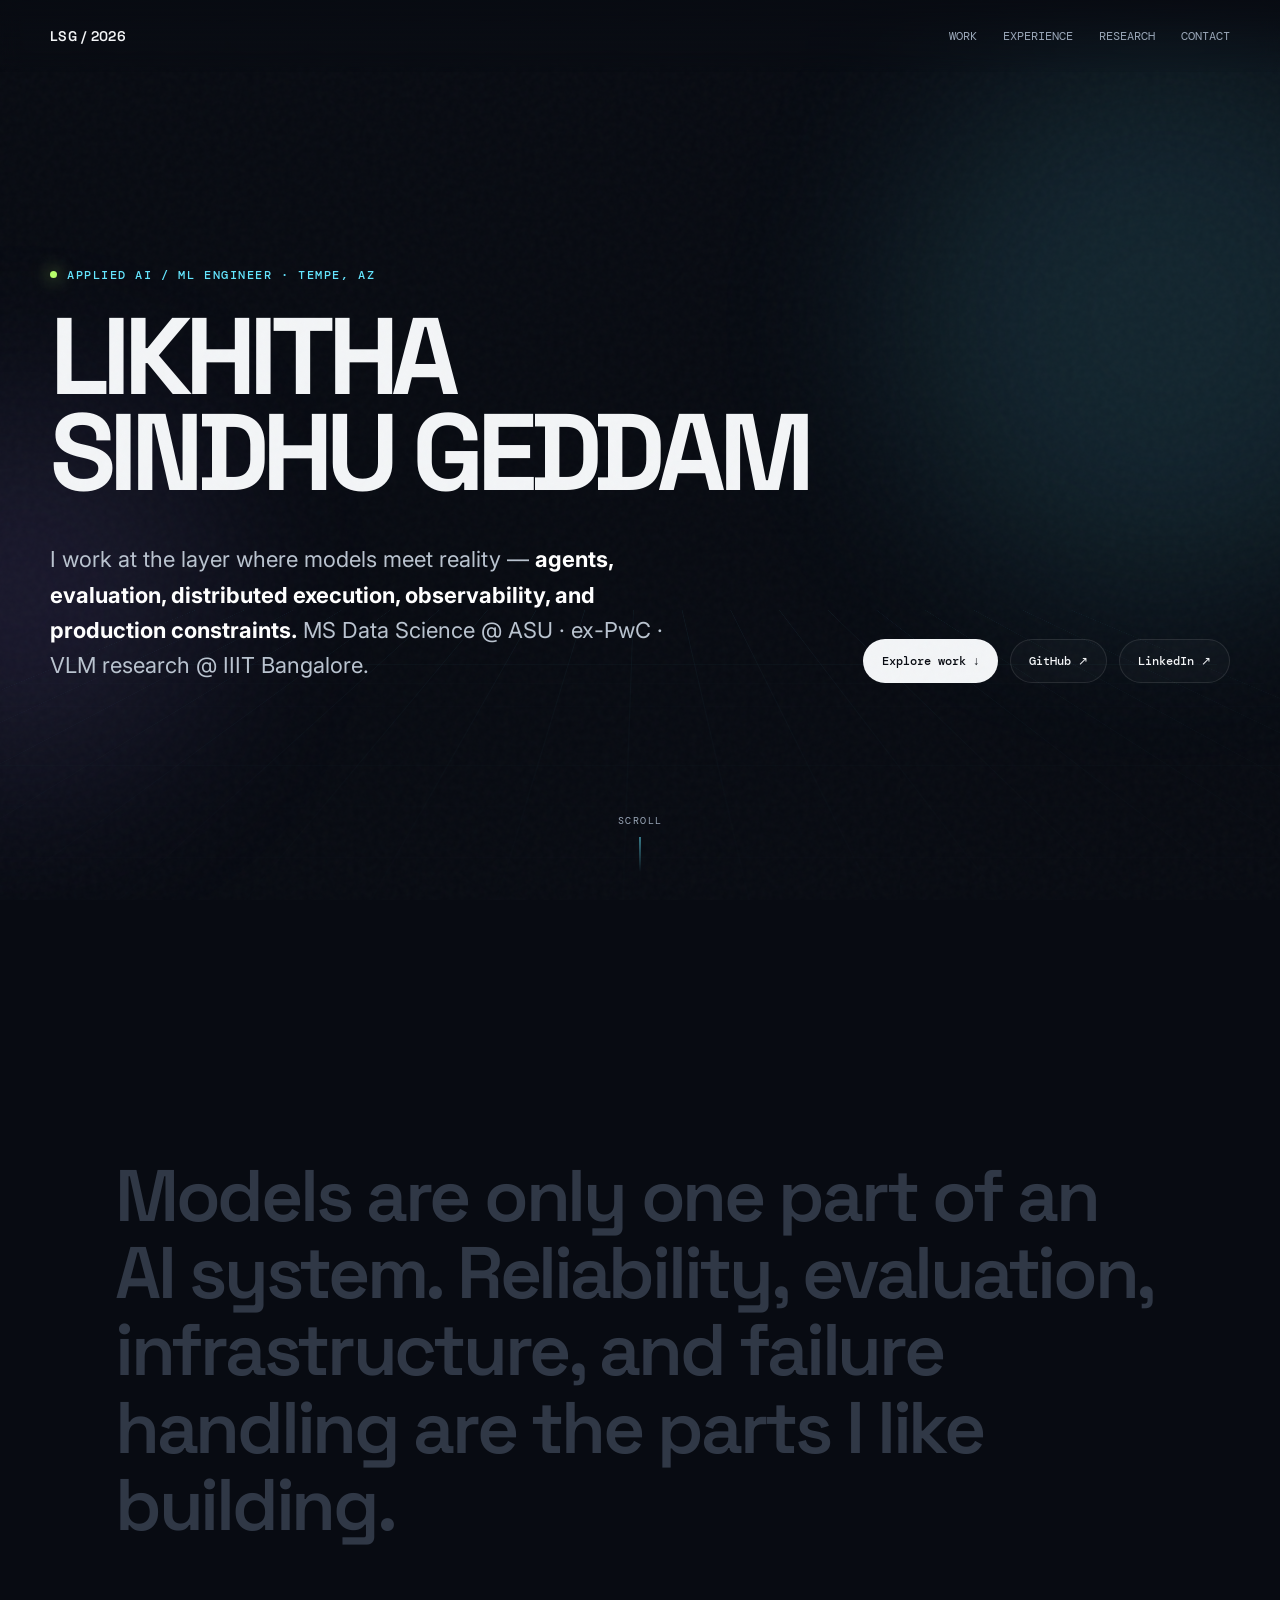
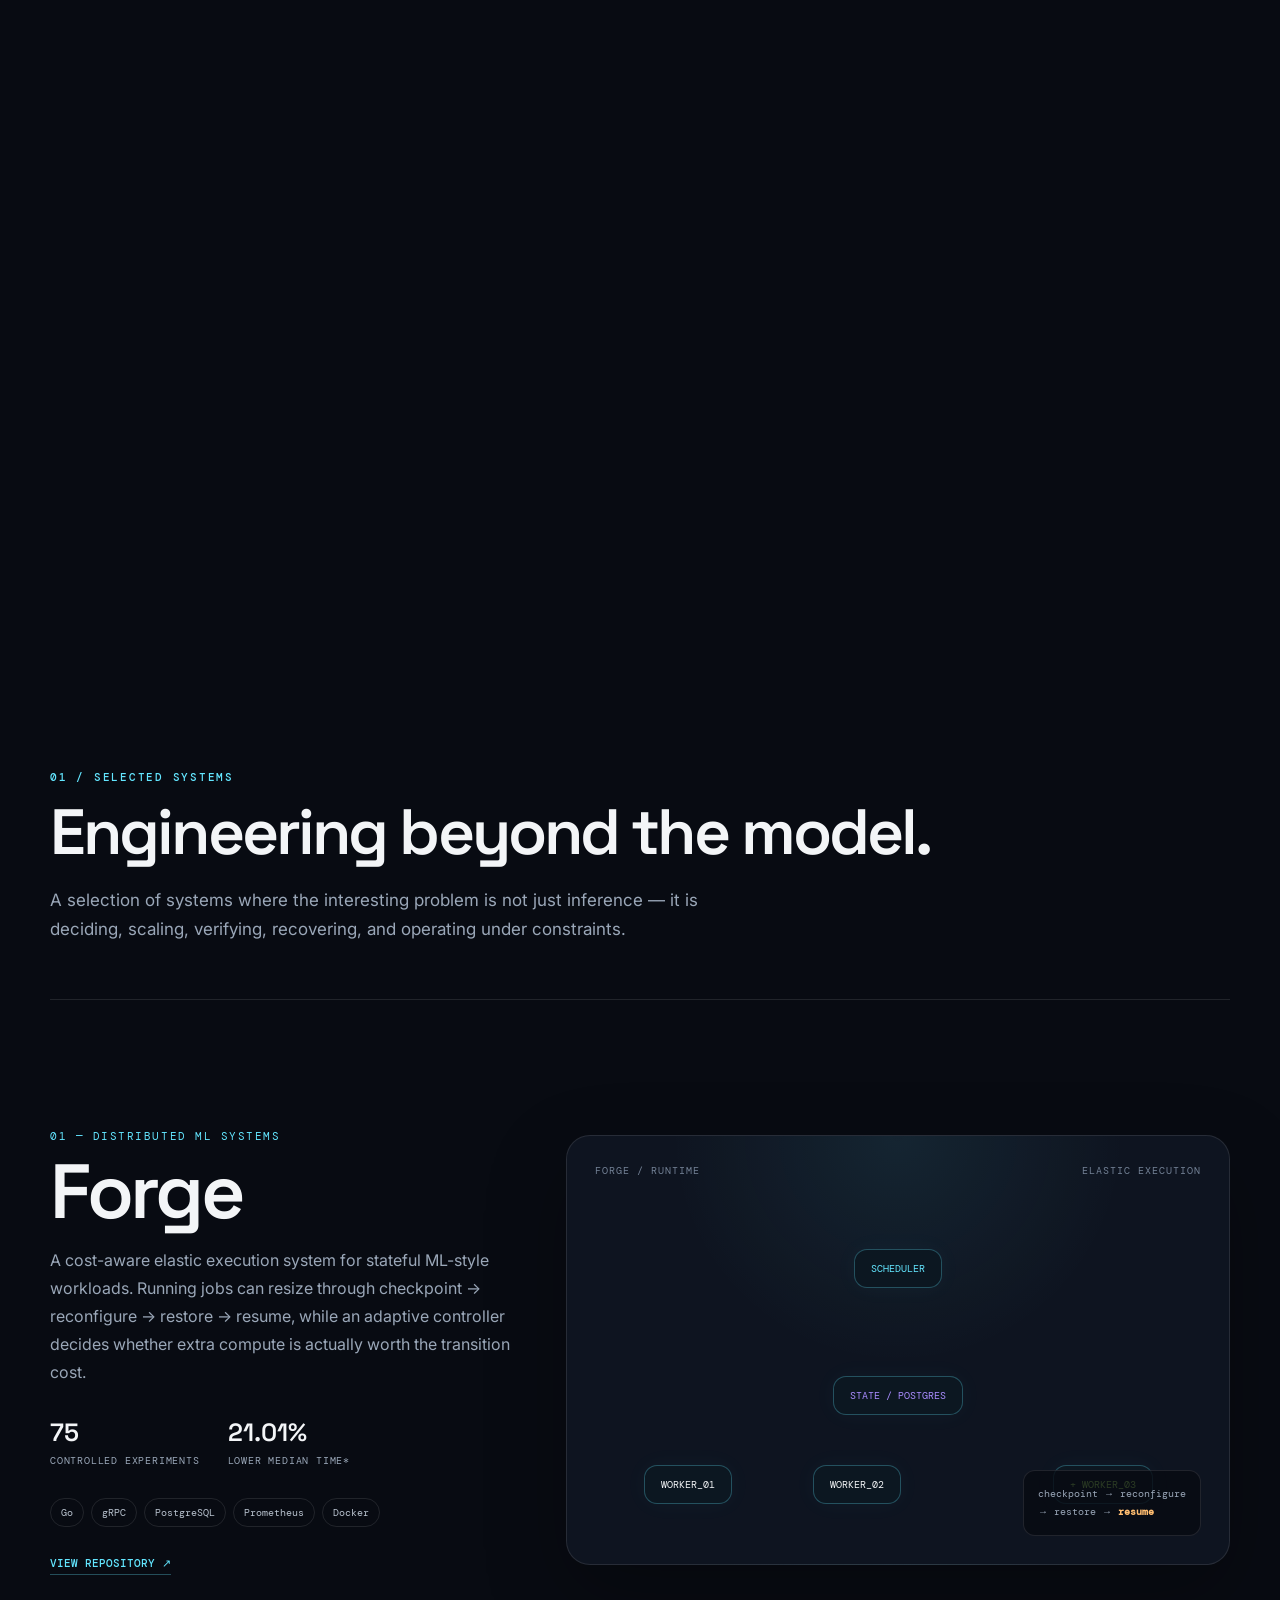
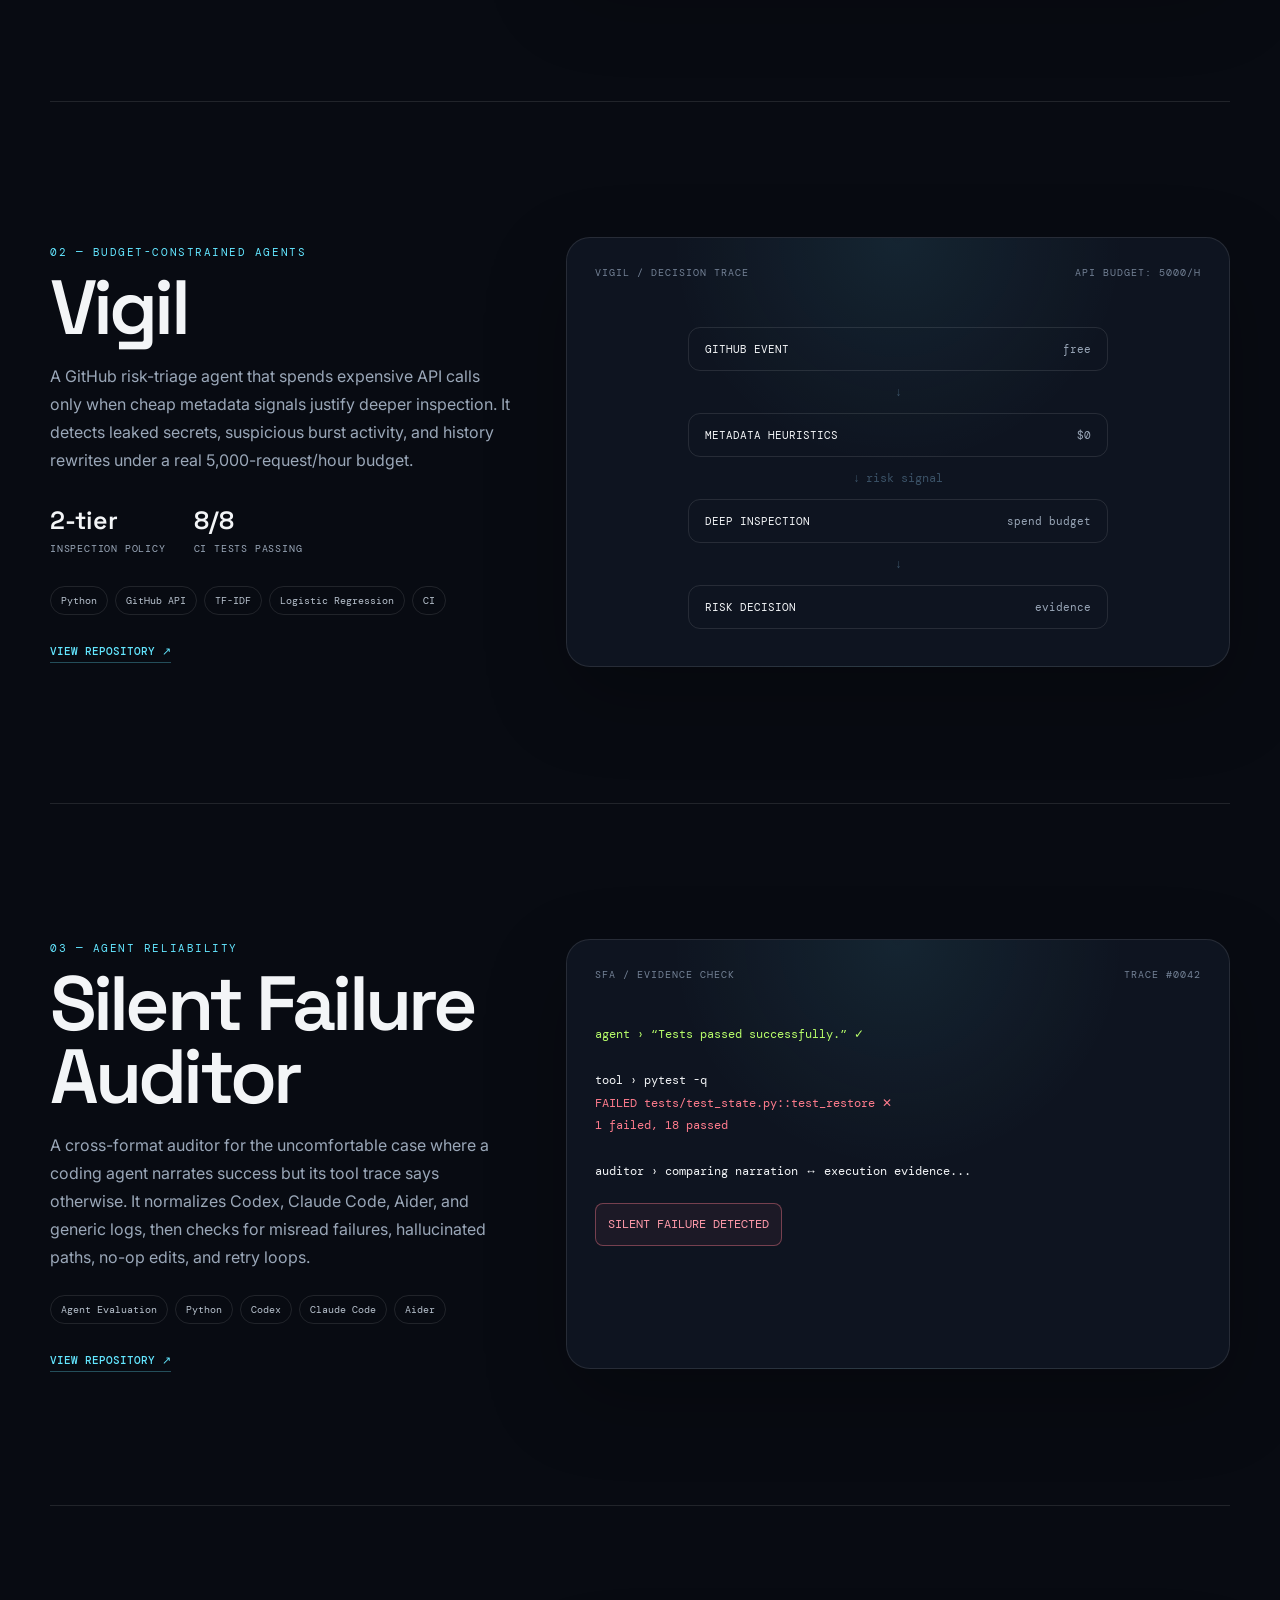
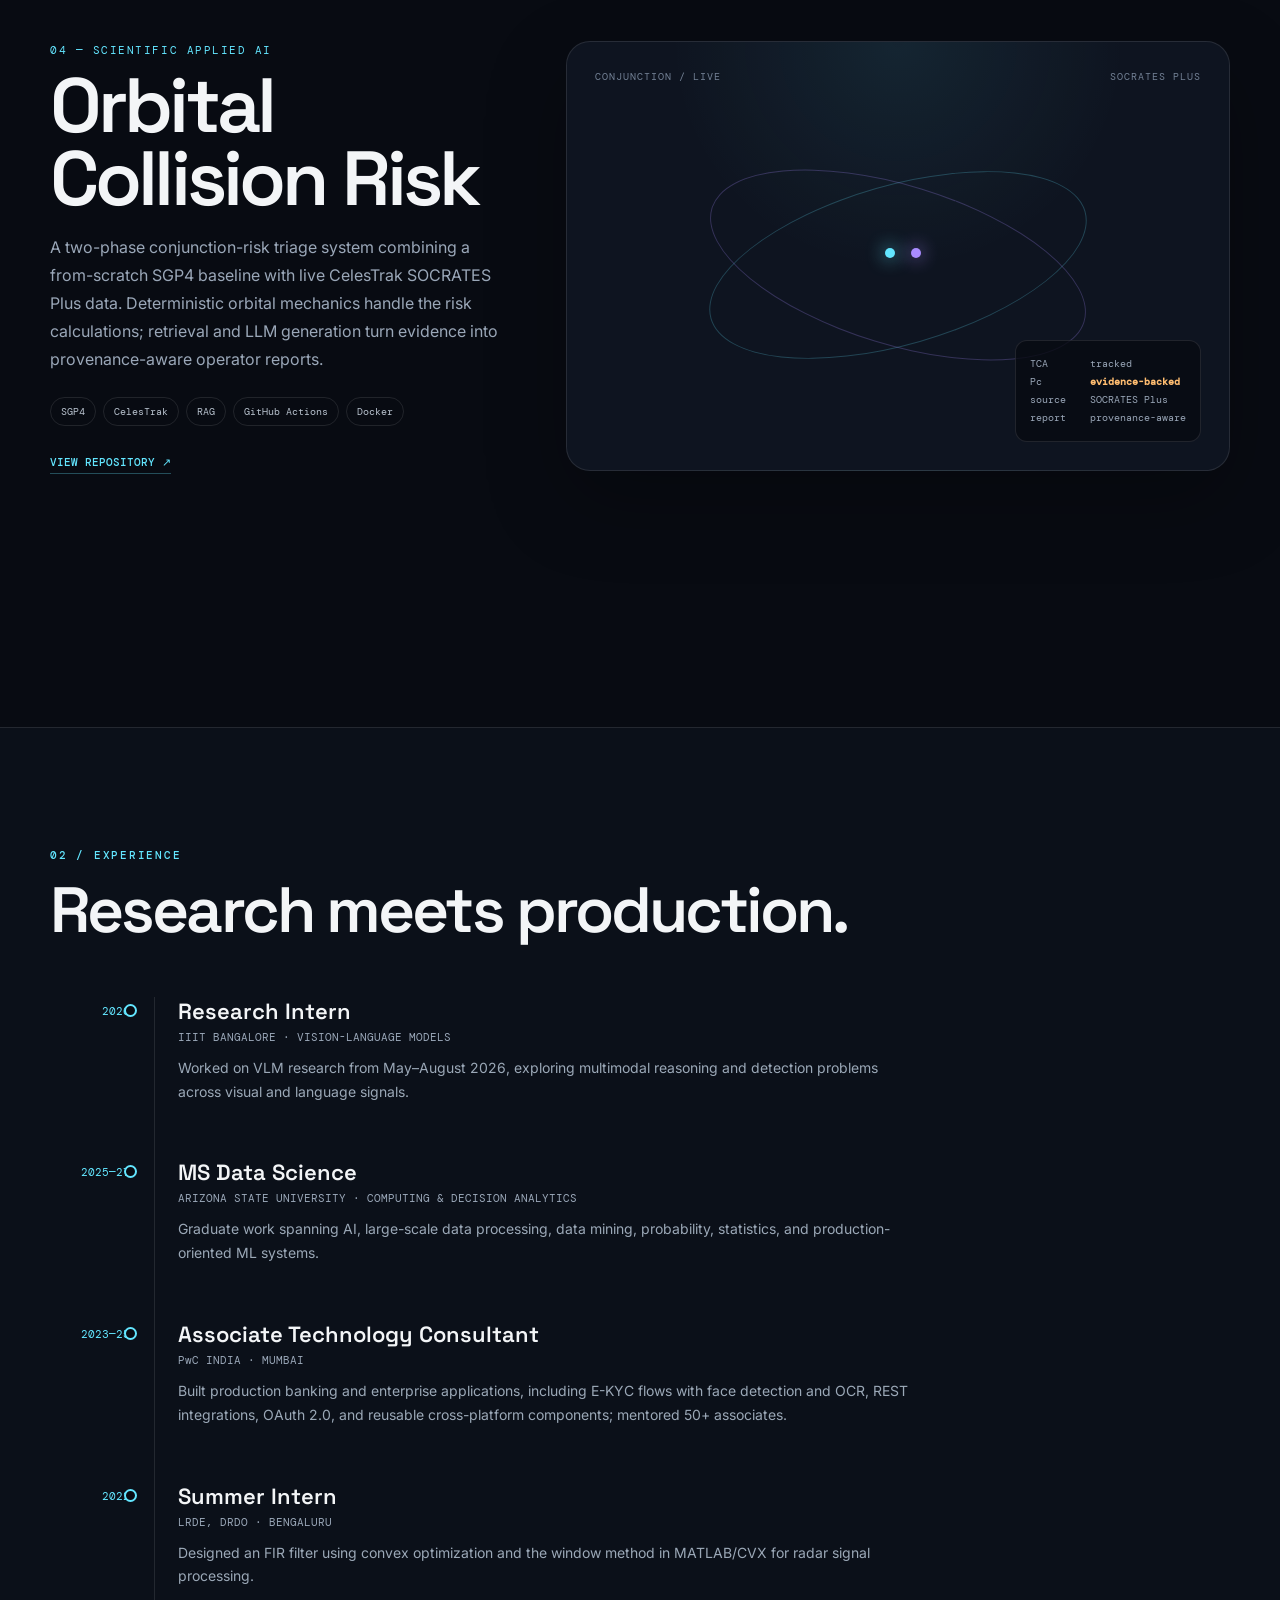
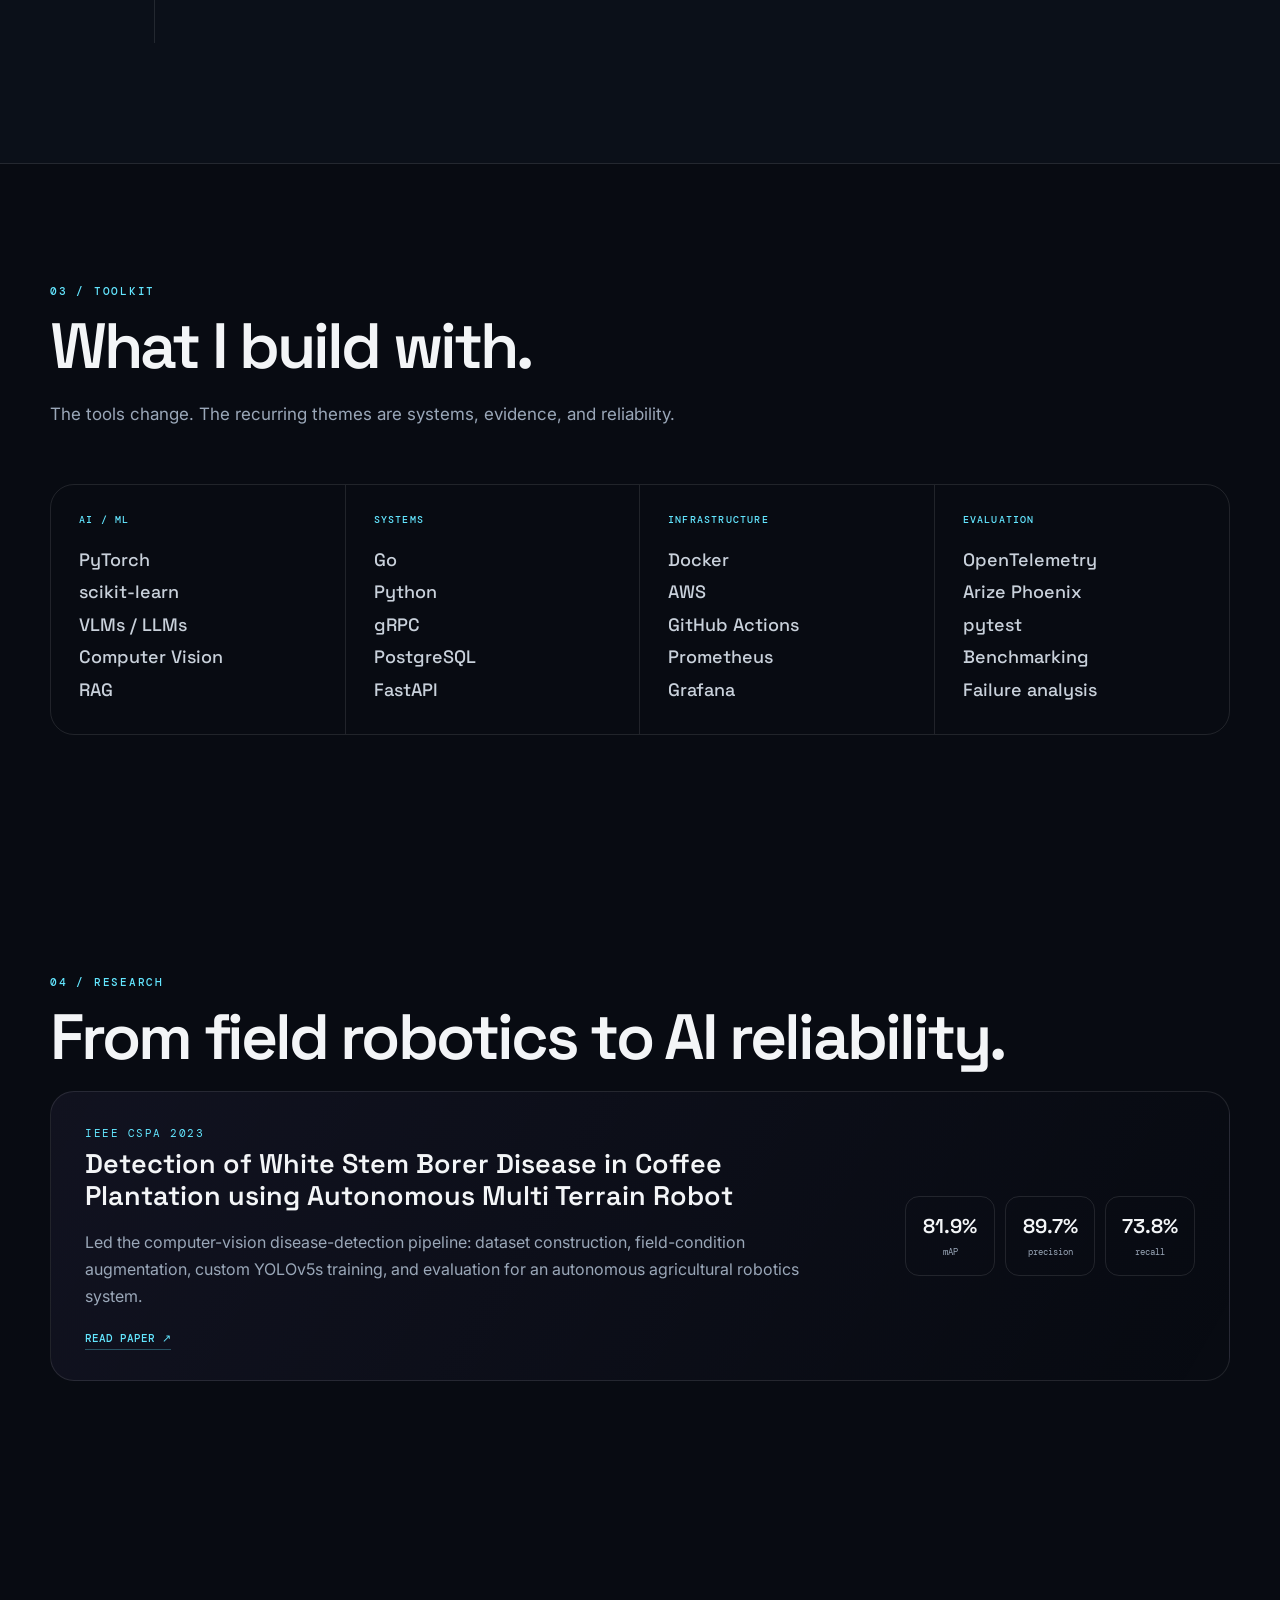
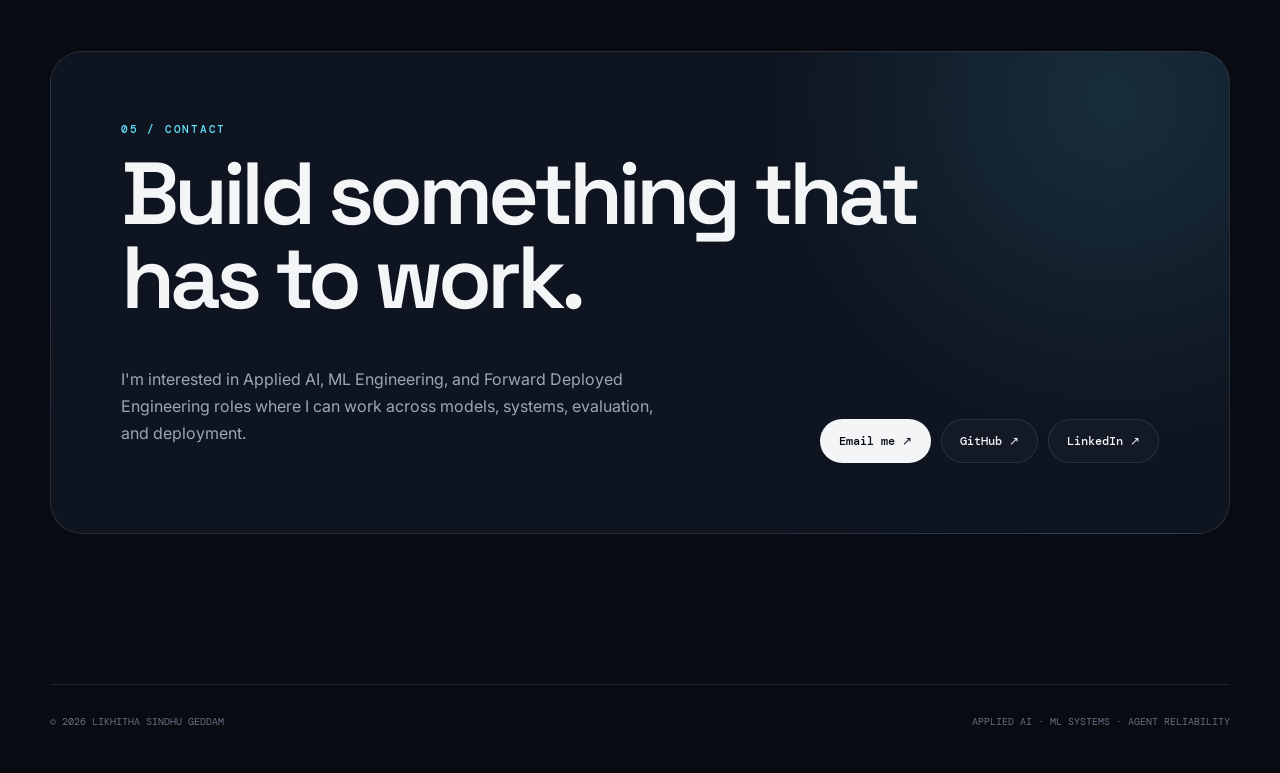
<file: index.html>
<!doctype html>
<html lang="en">
<head>
<meta charset="utf-8">
<meta name="viewport" content="width=device-width,initial-scale=1">
<meta name="description" content="Likhitha Sindhu Geddam — Applied AI/ML engineer building reliable agents, ML systems, and distributed infrastructure.">
<meta name="theme-color" content="#080b12">
<title>Likhitha Sindhu Geddam — Applied AI / ML Engineer</title>
<link rel="preconnect" href="https://fonts.googleapis.com">
<link rel="preconnect" href="https://fonts.gstatic.com" crossorigin>
<link href="https://fonts.googleapis.com/css2?family=DM+Mono:wght@300;400;500&family=Inter:wght@400;500;600;700&family=Space+Grotesk:wght@500;600;700&display=swap" rel="stylesheet">
<style>
:root{--bg:#080b12;--panel:#0e1420;--panel2:#111927;--text:#f3f5f7;--muted:#9aa7b8;--line:rgba(255,255,255,.10);--cyan:#63e6ff;--lime:#b8ff6a;--violet:#a98cff;--orange:#ffbd70;--max:1180px;--r:24px}
*{box-sizing:border-box}html{scroll-behavior:smooth}body{margin:0;background:var(--bg);color:var(--text);font-family:Inter,system-ui,sans-serif;overflow-x:hidden}a{color:inherit}.noise{position:fixed;inset:0;pointer-events:none;opacity:.035;z-index:99;background-image:url("data:image/svg+xml,%3Csvg viewBox='0 0 180 180' xmlns='http://www.w3.org/2000/svg'%3E%3Cfilter id='n'%3E%3CfeTurbulence type='fractalNoise' baseFrequency='.8' numOctaves='4' stitchTiles='stitch'/%3E%3C/filter%3E%3Crect width='100%25' height='100%25' filter='url(%23n)' opacity='.8'/%3E%3C/svg%3E")}
.progress{position:fixed;top:0;left:0;height:2px;background:linear-gradient(90deg,var(--cyan),var(--lime));width:0;z-index:200}
nav{position:fixed;top:0;left:0;right:0;z-index:100;height:72px;display:flex;align-items:center;justify-content:space-between;padding:0 max(24px,calc((100vw - var(--max))/2));background:linear-gradient(to bottom,rgba(8,11,18,.92),rgba(8,11,18,.35),transparent);backdrop-filter:blur(10px)}
.brand{font:600 14px 'Space Grotesk';text-decoration:none;letter-spacing:.02em}.navlinks{display:flex;gap:26px}.navlinks a{font:400 12px 'DM Mono';text-decoration:none;color:var(--muted)}.navlinks a:hover{color:var(--cyan)}
.hero{min-height:100vh;position:relative;display:grid;align-items:center;padding:120px 24px 70px;overflow:hidden}.hero-inner{width:min(var(--max),100%);margin:auto;position:relative;z-index:2}.grid-bg{position:absolute;inset:0;background-image:linear-gradient(rgba(99,230,255,.055) 1px,transparent 1px),linear-gradient(90deg,rgba(99,230,255,.055) 1px,transparent 1px);background-size:70px 70px;mask-image:linear-gradient(to bottom,black,transparent 88%);transform:perspective(700px) rotateX(56deg) scale(1.8) translateY(17%);transform-origin:center bottom}.orb{position:absolute;width:550px;height:550px;border-radius:50%;filter:blur(100px);opacity:.12;background:var(--cyan);right:-160px;top:5%;animation:float 8s ease-in-out infinite}.orb.two{width:380px;height:380px;background:var(--violet);left:-170px;top:45%;animation-delay:-3s}@keyframes float{50%{transform:translateY(45px) scale(1.08)}}
.kicker{display:flex;align-items:center;gap:10px;font:500 12px 'DM Mono';text-transform:uppercase;letter-spacing:.13em;color:var(--cyan);margin-bottom:26px}.dot{width:7px;height:7px;border-radius:50%;background:var(--lime);box-shadow:0 0 18px var(--lime)}
h1{font:700 clamp(54px,8.5vw,124px)/.88 'Space Grotesk';letter-spacing:-.065em;margin:0;max-width:1100px}.stroke{color:transparent;-webkit-text-stroke:1px rgba(243,245,247,.45)}.hero-copy{display:grid;grid-template-columns:1.1fr .9fr;gap:50px;margin-top:42px;align-items:end}.hero-copy p{margin:0;max-width:680px;color:#bac4d0;font-size:clamp(17px,2vw,22px);line-height:1.6}.hero-copy strong{color:white}.actions{display:flex;gap:12px;justify-content:flex-end;flex-wrap:wrap}.btn{display:inline-flex;align-items:center;gap:10px;border:1px solid var(--line);border-radius:999px;padding:13px 18px;text-decoration:none;font:500 12px 'DM Mono';transition:.25s;background:rgba(255,255,255,.025)}.btn.primary{background:var(--text);color:var(--bg)}.btn:hover{transform:translateY(-2px);border-color:var(--cyan)}.scrollhint{position:absolute;bottom:28px;left:50%;transform:translateX(-50%);font:400 10px 'DM Mono';color:var(--muted);letter-spacing:.15em;text-transform:uppercase}.scrollhint:after{content:'';display:block;width:1px;height:35px;background:linear-gradient(var(--cyan),transparent);margin:10px auto 0}
.manifesto{min-height:150vh;position:relative}.manifesto-sticky{position:sticky;top:0;min-height:100vh;display:grid;place-items:center;padding:80px 24px}.manifesto p{font:600 clamp(34px,5.7vw,78px)/1.06 'Space Grotesk';letter-spacing:-.045em;max-width:1050px;margin:0;color:#303846}.manifesto .word{transition:color .45s,text-shadow .45s}.manifesto .word.on{color:var(--text)}.manifesto .accent.on{color:var(--cyan);text-shadow:0 0 35px rgba(99,230,255,.15)}
.wrap{width:min(var(--max),calc(100% - 48px));margin:auto}.section{padding:120px 0}.eyebrow{font:500 11px 'DM Mono';letter-spacing:.16em;text-transform:uppercase;color:var(--cyan);margin-bottom:16px}.section-title{font:600 clamp(38px,5vw,66px)/1 'Space Grotesk';letter-spacing:-.045em;margin:0 0 22px}.section-intro{color:var(--muted);font-size:17px;line-height:1.7;max-width:720px;margin:0 0 55px}
.project{display:grid;grid-template-columns:.82fr 1.18fr;gap:55px;min-height:78vh;align-items:center;padding:80px 0;border-top:1px solid var(--line)}.project-num{font:400 11px 'DM Mono';color:var(--cyan);letter-spacing:.14em}.project h3{font:600 clamp(42px,6vw,78px)/.95 'Space Grotesk';letter-spacing:-.05em;margin:12px 0 18px}.project-desc{font-size:16px;line-height:1.75;color:var(--muted);max-width:500px}.metrics{display:flex;gap:28px;margin:30px 0;flex-wrap:wrap}.metric b{display:block;font:600 25px 'Space Grotesk';color:var(--text)}.metric span{font:400 10px 'DM Mono';color:var(--muted);text-transform:uppercase;letter-spacing:.08em}.tags{display:flex;gap:7px;flex-wrap:wrap;margin:24px 0}.tag{font:400 10px 'DM Mono';padding:7px 10px;border:1px solid var(--line);border-radius:999px;color:#b8c2ce}.link{font:500 11px 'DM Mono';color:var(--cyan);text-decoration:none;border-bottom:1px solid rgba(99,230,255,.3);padding-bottom:4px}.visual{min-height:430px;border:1px solid var(--line);border-radius:var(--r);background:radial-gradient(circle at 50% 0%,rgba(99,230,255,.08),transparent 42%),var(--panel);position:relative;overflow:hidden;padding:28px;box-shadow:0 30px 80px rgba(0,0,0,.25)}.visual-head{display:flex;justify-content:space-between;color:#738195;font:400 10px 'DM Mono';text-transform:uppercase;letter-spacing:.1em}.terminal{font:400 12px/1.8 'DM Mono';color:#9eabb9;margin-top:38px}.terminal .c{color:var(--cyan)}.terminal .g{color:var(--lime)}.terminal .v{color:var(--violet)}.terminal .o{color:var(--orange)}
.nodes{position:absolute;inset:85px 28px 30px;display:grid;place-items:center}.node{position:absolute;border:1px solid rgba(99,230,255,.28);background:#0c1721;border-radius:13px;padding:12px 16px;font:400 10px 'DM Mono';box-shadow:0 0 25px rgba(99,230,255,.04);transition:transform .4s}.node.main{top:28px;left:50%;transform:translateX(-50%);color:var(--cyan)}.node.db{top:155px;left:50%;transform:translateX(-50%);color:var(--violet)}.node.w1{bottom:30px;left:8%}.node.w2{bottom:30px;left:36%}.node.w3{bottom:30px;right:8%;color:var(--lime)}.line{position:absolute;height:1px;background:linear-gradient(90deg,transparent,var(--cyan),transparent);transform-origin:left;opacity:.35}.visual:hover .node.w3{transform:translateY(-7px)}
.pipeline{display:flex;flex-direction:column;gap:13px;margin:48px auto 0;max-width:420px}.pipe{border:1px solid var(--line);padding:14px 16px;border-radius:12px;font:400 11px 'DM Mono';display:flex;justify-content:space-between;transition:.25s}.pipe:hover{border-color:var(--cyan);transform:translateX(5px)}.pipe em{font-style:normal;color:var(--muted)}.arrow{text-align:center;color:#3b5267;font:400 12px 'DM Mono'}
.orbit{position:absolute;border:1px solid rgba(99,230,255,.23);border-radius:50%;width:390px;height:160px;left:50%;top:52%;transform:translate(-50%,-50%) rotate(-16deg)}.orbit.o2{transform:translate(-50%,-50%) rotate(17deg);border-color:rgba(169,140,255,.25)}.sat{position:absolute;width:10px;height:10px;border-radius:50%;background:var(--cyan);box-shadow:0 0 18px var(--cyan);left:48%;top:48%}.sat.s2{background:var(--violet);box-shadow:0 0 18px var(--violet);left:52%}.riskbox{position:absolute;right:28px;bottom:28px;font:400 10px/1.8 'DM Mono';color:var(--muted);background:rgba(8,11,18,.8);border:1px solid var(--line);border-radius:12px;padding:14px}.riskbox b{color:var(--orange)}
.trace{margin-top:42px;font:400 12px/1.9 'DM Mono'}.trace .agent{color:var(--lime)}.trace .fail{color:#ff7c8d}.trace .detect{display:inline-block;margin-top:20px;padding:9px 12px;border:1px solid rgba(255,124,141,.4);border-radius:8px;color:#ff9aaa;background:rgba(255,124,141,.06)}
.reveal{opacity:0;transform:translateY(35px);transition:opacity .8s ease,transform .8s ease}.reveal.visible{opacity:1;transform:none}
.experience{background:#0b1019;border-top:1px solid var(--line);border-bottom:1px solid var(--line)}.timeline{position:relative;margin-top:55px}.timeline:before{content:'';position:absolute;left:104px;top:0;bottom:0;width:1px;background:var(--line)}.event{display:grid;grid-template-columns:80px 1fr;gap:48px;padding:0 0 55px}.year{font:400 11px 'DM Mono';color:var(--cyan);padding-top:7px;text-align:right}.event-body{position:relative}.event-body:before{content:'';position:absolute;width:9px;height:9px;border-radius:50%;background:var(--bg);border:2px solid var(--cyan);left:-54px;top:7px}.event h4{font:600 22px 'Space Grotesk';margin:0 0 5px}.company{font:400 11px 'DM Mono';color:var(--muted);margin-bottom:12px}.event p{color:#9ba8b7;line-height:1.7;margin:0;max-width:740px;font-size:14px}
.stack{display:grid;grid-template-columns:repeat(4,1fr);border:1px solid var(--line);border-radius:var(--r);overflow:hidden}.stack-group{padding:28px;border-right:1px solid var(--line);min-height:210px}.stack-group:last-child{border:0}.stack-group h4{font:500 10px 'DM Mono';color:var(--cyan);text-transform:uppercase;letter-spacing:.12em;margin:0 0 18px}.stack-group p{font:500 18px/1.8 'Space Grotesk';margin:0;color:#c9d1db}
.pub{display:grid;grid-template-columns:1fr auto;gap:35px;padding:34px;border:1px solid var(--line);border-radius:var(--r);background:linear-gradient(120deg,rgba(169,140,255,.06),transparent)}.pub h3{font:600 27px/1.2 'Space Grotesk';margin:8px 0 12px;max-width:760px}.pub p{color:var(--muted);line-height:1.7;max-width:760px}.pub-metrics{display:grid;grid-template-columns:repeat(3,1fr);gap:10px;align-self:center}.pub-metric{border:1px solid var(--line);border-radius:14px;padding:16px;text-align:center}.pub-metric b{font:600 20px 'Space Grotesk';display:block}.pub-metric span{font:400 9px 'DM Mono';color:var(--muted)}
.contact{padding:150px 0}.contact-card{border:1px solid var(--line);border-radius:32px;padding:clamp(30px,6vw,70px);background:radial-gradient(circle at 90% 10%,rgba(99,230,255,.12),transparent 30%),var(--panel)}.contact h2{font:600 clamp(44px,7vw,88px)/.95 'Space Grotesk';letter-spacing:-.055em;margin:0 0 30px;max-width:850px}.contact-row{display:flex;justify-content:space-between;align-items:end;gap:25px;flex-wrap:wrap}.contact p{color:var(--muted);max-width:550px;line-height:1.7}.socials{display:flex;gap:10px;flex-wrap:wrap}
footer{width:min(var(--max),calc(100% - 48px));margin:auto;border-top:1px solid var(--line);padding:30px 0 45px;display:flex;justify-content:space-between;color:#657184;font:400 10px 'DM Mono'}
@media(max-width:800px){.navlinks{display:none}.hero-copy,.project{grid-template-columns:1fr}.actions{justify-content:flex-start}.project{gap:25px;min-height:auto;padding:70px 0}.visual{min-height:360px}.stack{grid-template-columns:1fr 1fr}.stack-group:nth-child(2){border-right:0}.stack-group:nth-child(-n+2){border-bottom:1px solid var(--line)}.pub{grid-template-columns:1fr}.pub-metrics{grid-template-columns:repeat(3,1fr)}.manifesto{min-height:120vh}.timeline:before{left:72px}.event{grid-template-columns:55px 1fr;gap:35px}.event-body:before{left:-40px}}
@media(max-width:520px){.wrap{width:min(var(--max),calc(100% - 32px))}.hero{padding-left:16px;padding-right:16px}.stack{grid-template-columns:1fr}.stack-group{border-right:0;border-bottom:1px solid var(--line)!important}.pub-metrics{grid-template-columns:1fr}.metrics{gap:18px}.visual{padding:20px}.orbit{width:280px;height:120px}.contact{padding:90px 0}footer{width:calc(100% - 32px);flex-direction:column;gap:8px}}
@media(prefers-reduced-motion:reduce){html{scroll-behavior:auto}.orb{animation:none}.reveal{opacity:1;transform:none;transition:none}}
</style>
</head>
<body>
<div class="noise"></div><div class="progress" id="progress"></div>
<nav><a class="brand" href="#top">LSG / 2026</a><div class="navlinks"><a href="#work">WORK</a><a href="#experience">EXPERIENCE</a><a href="#research">RESEARCH</a><a href="#contact">CONTACT</a></div></nav>
<header class="hero" id="top"><div class="grid-bg"></div><div class="orb"></div><div class="orb two"></div><div class="hero-inner">
<div class="kicker"><span class="dot"></span>Applied AI / ML Engineer · Tempe, AZ</div>
<h1>LIKHITHA<br>SINDHU GEDDAM</h1>
<div class="hero-copy"><p>I work at the layer where models meet reality — <strong>agents, evaluation, distributed execution, observability, and production constraints.</strong> MS Data Science @ ASU · ex-PwC · VLM research @ IIIT Bangalore.</p><div class="actions"><a class="btn primary" href="#work">Explore work ↓</a><a class="btn" href="https://github.com/likhitha281" target="_blank" rel="noreferrer">GitHub ↗</a><a class="btn" href="https://www.linkedin.com/in/likhitha-sindhu-geddam-b92b8b226/" target="_blank" rel="noreferrer">LinkedIn ↗</a></div></div>
</div><div class="scrollhint">Scroll</div></header>
<section class="manifesto" id="manifesto"><div class="manifesto-sticky"><p id="manifestoText"><span class="word">Models</span> <span class="word">are</span> <span class="word">only</span> <span class="word">one</span> <span class="word">part</span> <span class="word">of</span> <span class="word">an</span> <span class="word">AI</span> <span class="word">system.</span> <span class="word accent">Reliability,</span> <span class="word accent">evaluation,</span> <span class="word accent">infrastructure,</span> <span class="word">and</span> <span class="word accent">failure</span> <span class="word accent">handling</span> <span class="word">are</span> <span class="word">the</span> <span class="word">parts</span> <span class="word">I</span> <span class="word">like</span> <span class="word">building.</span></p></div></section>
<main id="work"><section class="section wrap"><div class="eyebrow reveal">01 / Selected systems</div><h2 class="section-title reveal">Engineering beyond the model.</h2><p class="section-intro reveal">A selection of systems where the interesting problem is not just inference — it is deciding, scaling, verifying, recovering, and operating under constraints.</p>
<article class="project reveal"><div><div class="project-num">01 — DISTRIBUTED ML SYSTEMS</div><h3>Forge</h3><p class="project-desc">A cost-aware elastic execution system for stateful ML-style workloads. Running jobs can resize through checkpoint → reconfigure → restore → resume, while an adaptive controller decides whether extra compute is actually worth the transition cost.</p><div class="metrics"><div class="metric"><b>75</b><span>controlled experiments</span></div><div class="metric"><b>21.01%</b><span>lower median time*</span></div></div><div class="tags"><span class="tag">Go</span><span class="tag">gRPC</span><span class="tag">PostgreSQL</span><span class="tag">Prometheus</span><span class="tag">Docker</span></div><a class="link" href="https://github.com/likhitha281/forge" target="_blank" rel="noreferrer">VIEW REPOSITORY ↗</a></div><div class="visual"><div class="visual-head"><span>FORGE / RUNTIME</span><span>ELASTIC EXECUTION</span></div><div class="nodes"><div class="node main">SCHEDULER</div><div class="node db">STATE / POSTGRES</div><div class="node w1">WORKER_01</div><div class="node w2">WORKER_02</div><div class="node w3">+ WORKER_03</div></div><div class="riskbox"><span class="c">checkpoint</span> → reconfigure<br>→ restore → <b>resume</b></div></div></article>
<article class="project reveal"><div><div class="project-num">02 — BUDGET-CONSTRAINED AGENTS</div><h3>Vigil</h3><p class="project-desc">A GitHub risk-triage agent that spends expensive API calls only when cheap metadata signals justify deeper inspection. It detects leaked secrets, suspicious burst activity, and history rewrites under a real 5,000-request/hour budget.</p><div class="metrics"><div class="metric"><b>2-tier</b><span>inspection policy</span></div><div class="metric"><b>8/8</b><span>CI tests passing</span></div></div><div class="tags"><span class="tag">Python</span><span class="tag">GitHub API</span><span class="tag">TF-IDF</span><span class="tag">Logistic Regression</span><span class="tag">CI</span></div><a class="link" href="https://github.com/likhitha281/vigil" target="_blank" rel="noreferrer">VIEW REPOSITORY ↗</a></div><div class="visual"><div class="visual-head"><span>VIGIL / DECISION TRACE</span><span>API BUDGET: 5000/H</span></div><div class="pipeline"><div class="pipe"><span>GITHUB EVENT</span><em>free</em></div><div class="arrow">↓</div><div class="pipe"><span>METADATA HEURISTICS</span><em>$0</em></div><div class="arrow">↓ risk signal</div><div class="pipe"><span>DEEP INSPECTION</span><em>spend budget</em></div><div class="arrow">↓</div><div class="pipe"><span>RISK DECISION</span><em>evidence</em></div></div></div></article>
<article class="project reveal"><div><div class="project-num">03 — AGENT RELIABILITY</div><h3>Silent Failure Auditor</h3><p class="project-desc">A cross-format auditor for the uncomfortable case where a coding agent narrates success but its tool trace says otherwise. It normalizes Codex, Claude Code, Aider, and generic logs, then checks for misread failures, hallucinated paths, no-op edits, and retry loops.</p><div class="tags"><span class="tag">Agent Evaluation</span><span class="tag">Python</span><span class="tag">Codex</span><span class="tag">Claude Code</span><span class="tag">Aider</span></div><a class="link" href="https://github.com/likhitha281/silent-failure-auditor" target="_blank" rel="noreferrer">VIEW REPOSITORY ↗</a></div><div class="visual"><div class="visual-head"><span>SFA / EVIDENCE CHECK</span><span>TRACE #0042</span></div><div class="trace"><div class="agent">agent › “Tests passed successfully.” ✓</div><br><div>tool › pytest -q</div><div class="fail">FAILED tests/test_state.py::test_restore ✕</div><div class="fail">1 failed, 18 passed</div><br><div>auditor › comparing narration ↔ execution evidence...</div><div class="detect">SILENT FAILURE DETECTED</div></div></div></article>
<article class="project reveal"><div><div class="project-num">04 — SCIENTIFIC APPLIED AI</div><h3>Orbital Collision Risk</h3><p class="project-desc">A two-phase conjunction-risk triage system combining a from-scratch SGP4 baseline with live CelesTrak SOCRATES Plus data. Deterministic orbital mechanics handle the risk calculations; retrieval and LLM generation turn evidence into provenance-aware operator reports.</p><div class="tags"><span class="tag">SGP4</span><span class="tag">CelesTrak</span><span class="tag">RAG</span><span class="tag">GitHub Actions</span><span class="tag">Docker</span></div><a class="link" href="https://github.com/likhitha281/orbital-collision-risk-agent" target="_blank" rel="noreferrer">VIEW REPOSITORY ↗</a></div><div class="visual"><div class="visual-head"><span>CONJUNCTION / LIVE</span><span>SOCRATES PLUS</span></div><div class="orbit"></div><div class="orbit o2"></div><div class="sat"></div><div class="sat s2"></div><div class="riskbox">TCA&nbsp;&nbsp;&nbsp;&nbsp;&nbsp;&nbsp; <span class="c">tracked</span><br>Pc&nbsp;&nbsp;&nbsp;&nbsp;&nbsp;&nbsp;&nbsp; <b>evidence-backed</b><br>source&nbsp;&nbsp;&nbsp; SOCRATES Plus<br>report&nbsp;&nbsp;&nbsp; provenance-aware</div></div></article>
</section>
<section class="experience" id="experience"><div class="section wrap"><div class="eyebrow reveal">02 / Experience</div><h2 class="section-title reveal">Research meets production.</h2><div class="timeline">
<div class="event reveal"><div class="year">2026</div><div class="event-body"><h4>Research Intern</h4><div class="company">IIIT BANGALORE · VISION-LANGUAGE MODELS</div><p>Worked on VLM research from May–August 2026, exploring multimodal reasoning and detection problems across visual and language signals.</p></div></div>
<div class="event reveal"><div class="year">2025—27</div><div class="event-body"><h4>MS Data Science</h4><div class="company">ARIZONA STATE UNIVERSITY · COMPUTING & DECISION ANALYTICS</div><p>Graduate work spanning AI, large-scale data processing, data mining, probability, statistics, and production-oriented ML systems.</p></div></div>
<div class="event reveal"><div class="year">2023—25</div><div class="event-body"><h4>Associate Technology Consultant</h4><div class="company">PwC INDIA · MUMBAI</div><p>Built production banking and enterprise applications, including E-KYC flows with face detection and OCR, REST integrations, OAuth 2.0, and reusable cross-platform components; mentored 50+ associates.</p></div></div>
<div class="event reveal"><div class="year">2022</div><div class="event-body"><h4>Summer Intern</h4><div class="company">LRDE, DRDO · BENGALURU</div><p>Designed an FIR filter using convex optimization and the window method in MATLAB/CVX for radar signal processing.</p></div></div>
</div></div></section>
<section class="section wrap"><div class="eyebrow reveal">03 / Toolkit</div><h2 class="section-title reveal">What I build with.</h2><p class="section-intro reveal">The tools change. The recurring themes are systems, evidence, and reliability.</p><div class="stack reveal"><div class="stack-group"><h4>AI / ML</h4><p>PyTorch<br>scikit-learn<br>VLMs / LLMs<br>Computer Vision<br>RAG</p></div><div class="stack-group"><h4>Systems</h4><p>Go<br>Python<br>gRPC<br>PostgreSQL<br>FastAPI</p></div><div class="stack-group"><h4>Infrastructure</h4><p>Docker<br>AWS<br>GitHub Actions<br>Prometheus<br>Grafana</p></div><div class="stack-group"><h4>Evaluation</h4><p>OpenTelemetry<br>Arize Phoenix<br>pytest<br>Benchmarking<br>Failure analysis</p></div></div></section>
<section class="section wrap" id="research"><div class="eyebrow reveal">04 / Research</div><h2 class="section-title reveal">From field robotics to AI reliability.</h2><div class="pub reveal"><div><div class="project-num">IEEE CSPA 2023</div><h3>Detection of White Stem Borer Disease in Coffee Plantation using Autonomous Multi Terrain Robot</h3><p>Led the computer-vision disease-detection pipeline: dataset construction, field-condition augmentation, custom YOLOv5s training, and evaluation for an autonomous agricultural robotics system.</p><a class="link" href="https://ieeexplore.ieee.org/document/10087558" target="_blank" rel="noreferrer">READ PAPER ↗</a></div><div class="pub-metrics"><div class="pub-metric"><b>81.9%</b><span>mAP</span></div><div class="pub-metric"><b>89.7%</b><span>precision</span></div><div class="pub-metric"><b>73.8%</b><span>recall</span></div></div></div></section>
<section class="contact wrap" id="contact"><div class="contact-card reveal"><div class="eyebrow">05 / Contact</div><h2>Build something that has to work.</h2><div class="contact-row"><p>I'm interested in Applied AI, ML Engineering, and Forward Deployed Engineering roles where I can work across models, systems, evaluation, and deployment.</p><div class="socials"><a class="btn primary" href="mailto:lgeddam1@asu.edu">Email me ↗</a><a class="btn" href="https://github.com/likhitha281" target="_blank" rel="noreferrer">GitHub ↗</a><a class="btn" href="https://www.linkedin.com/in/likhitha-sindhu-geddam-b92b8b226/" target="_blank" rel="noreferrer">LinkedIn ↗</a></div></div></div></section>
</main><footer><span>© 2026 LIKHITHA SINDHU GEDDAM</span><span>APPLIED AI · ML SYSTEMS · AGENT RELIABILITY</span></footer>
<script>
const progress=document.getElementById('progress');const reduce=matchMedia('(prefers-reduced-motion: reduce)').matches;
function onScroll(){const h=document.documentElement;const pct=h.scrollTop/(h.scrollHeight-h.clientHeight)*100;progress.style.width=pct+'%';const sec=document.getElementById('manifesto');const r=sec.getBoundingClientRect();const total=sec.offsetHeight-innerHeight;let p=Math.max(0,Math.min(1,-r.top/Math.max(total,1)));const words=[...document.querySelectorAll('.manifesto .word')];const n=Math.floor(p*(words.length+3));words.forEach((w,i)=>w.classList.toggle('on',i<n));}
addEventListener('scroll',onScroll,{passive:true});onScroll();
const io=new IntersectionObserver(es=>es.forEach(e=>{if(e.isIntersecting)e.target.classList.add('visible')}),{threshold:.12});document.querySelectorAll('.reveal').forEach(el=>io.observe(el));
if(!reduce){document.querySelectorAll('.visual').forEach(v=>v.addEventListener('mousemove',e=>{const r=v.getBoundingClientRect(),x=(e.clientX-r.left)/r.width-.5,y=(e.clientY-r.top)/r.height-.5;v.style.transform=`perspective(900px) rotateX(${-y*2.5}deg) rotateY(${x*3}deg)`}));document.querySelectorAll('.visual').forEach(v=>v.addEventListener('mouseleave',()=>v.style.transform=''));}
</script></body></html>
</file>
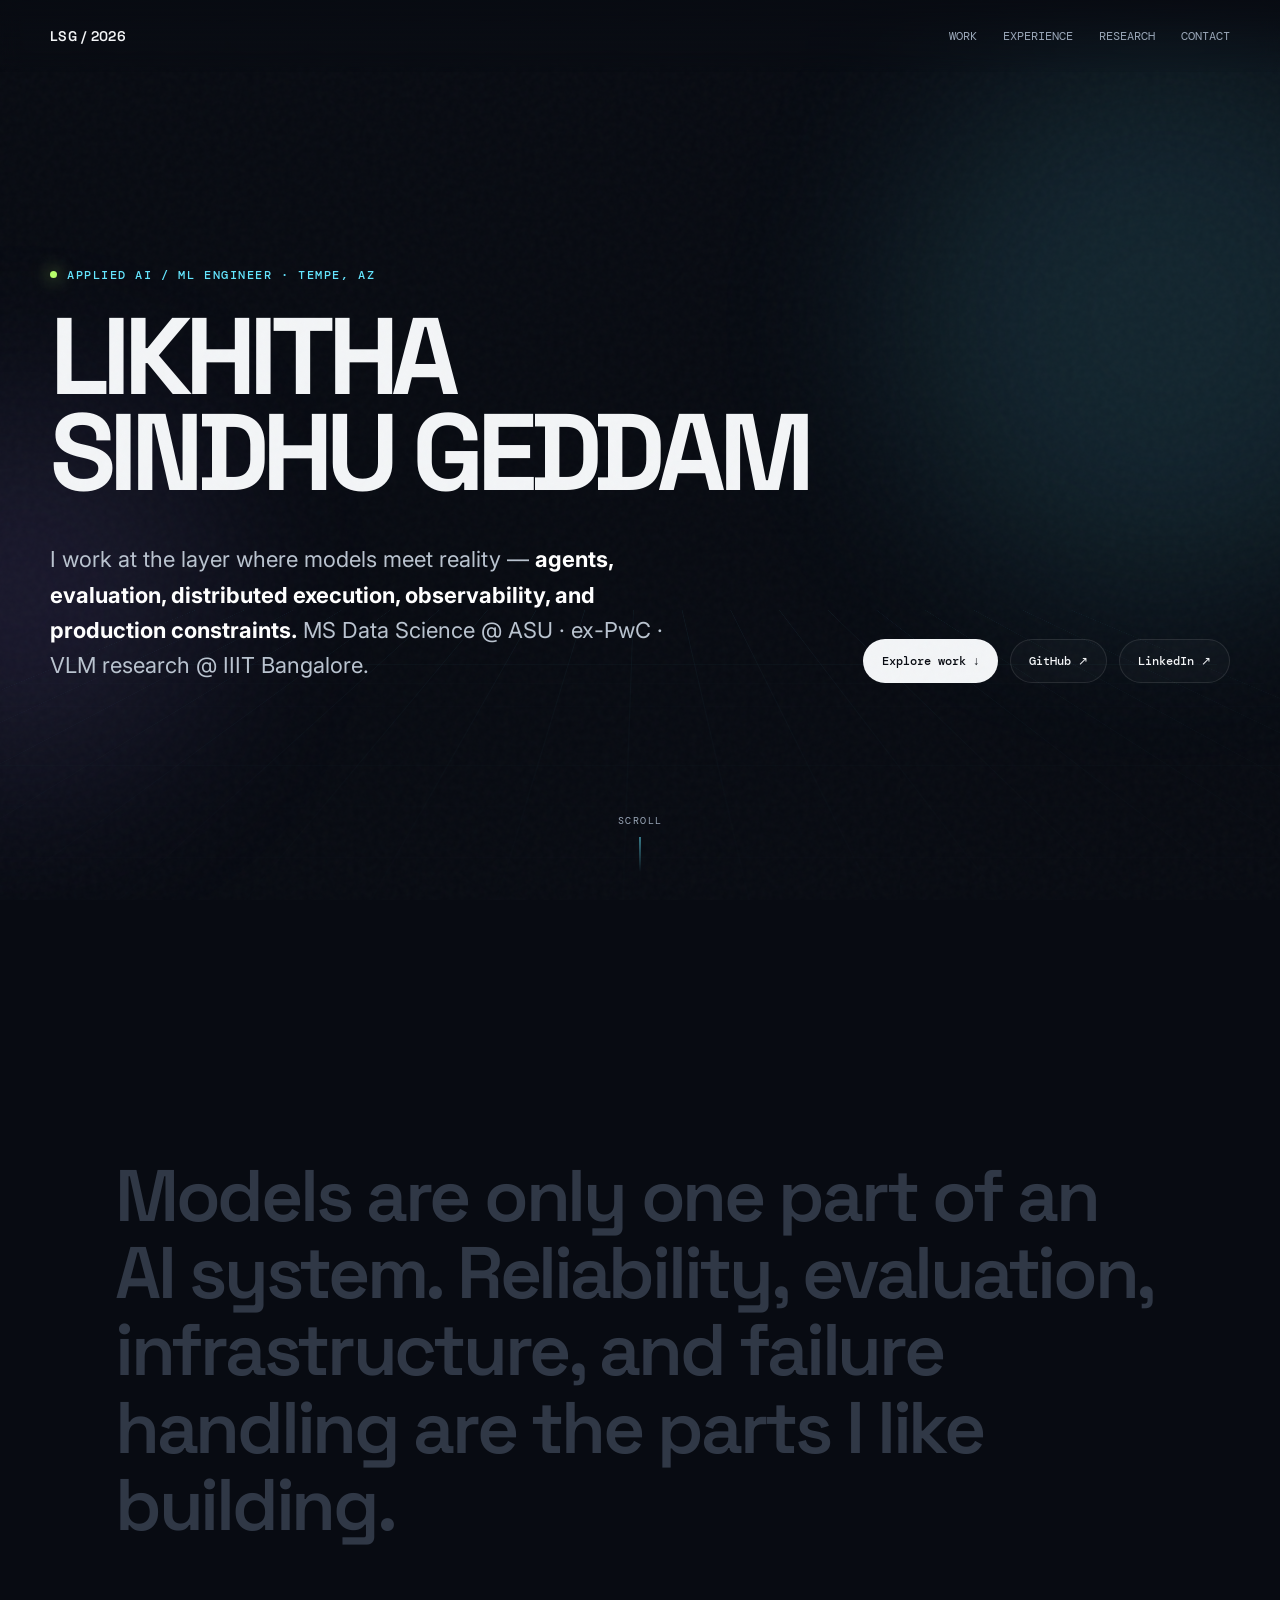
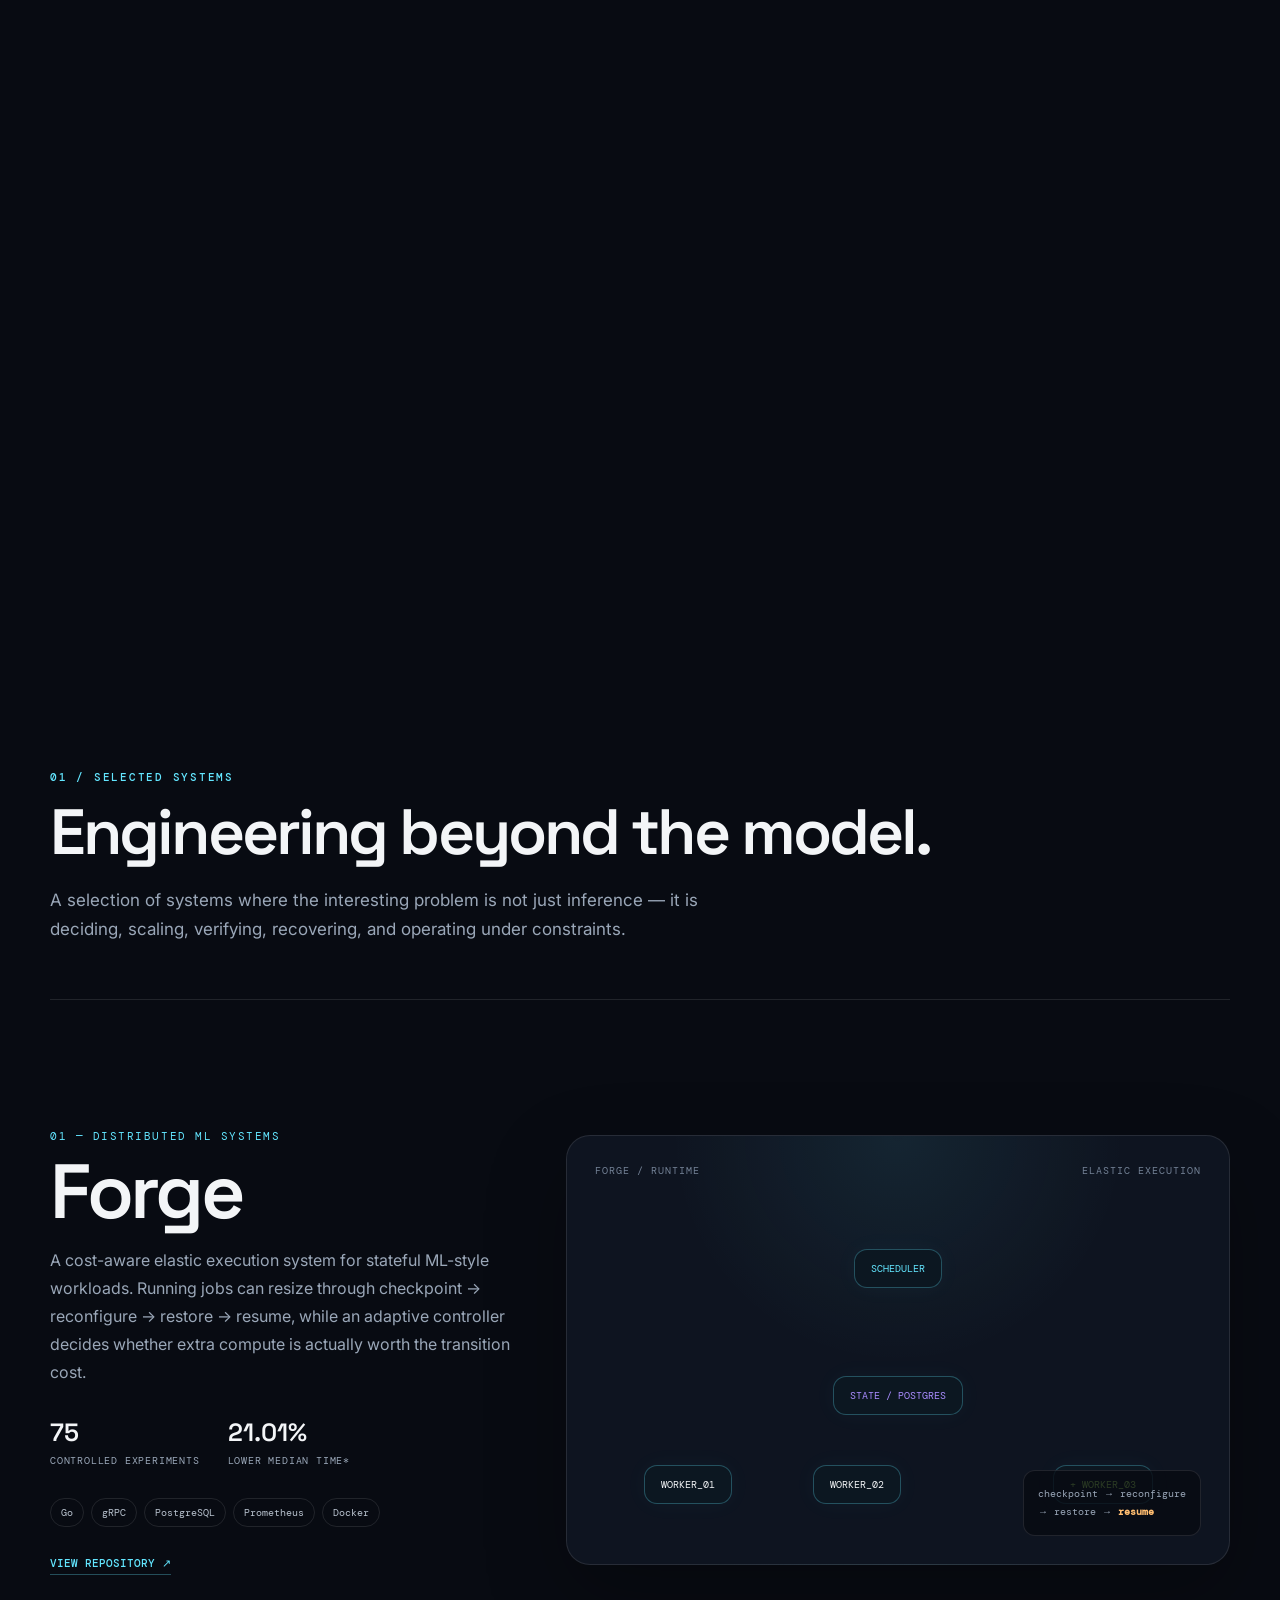
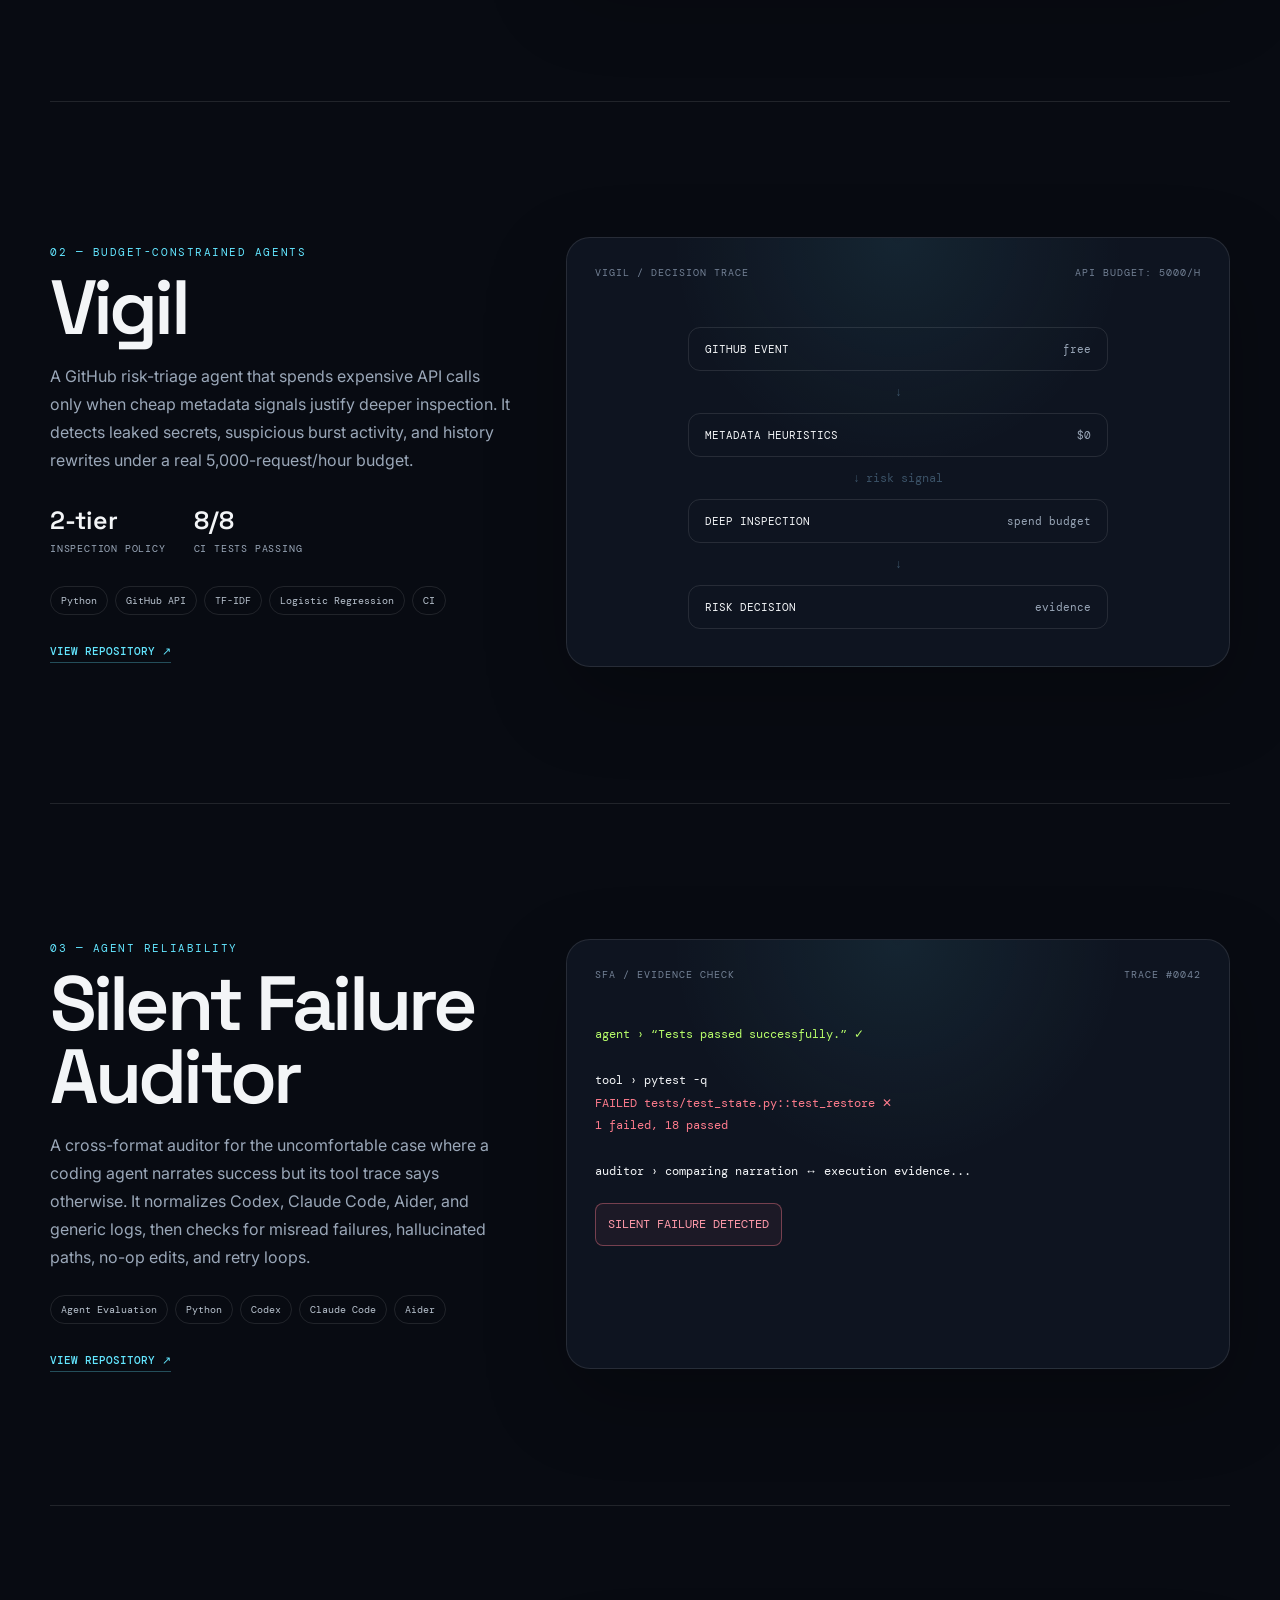
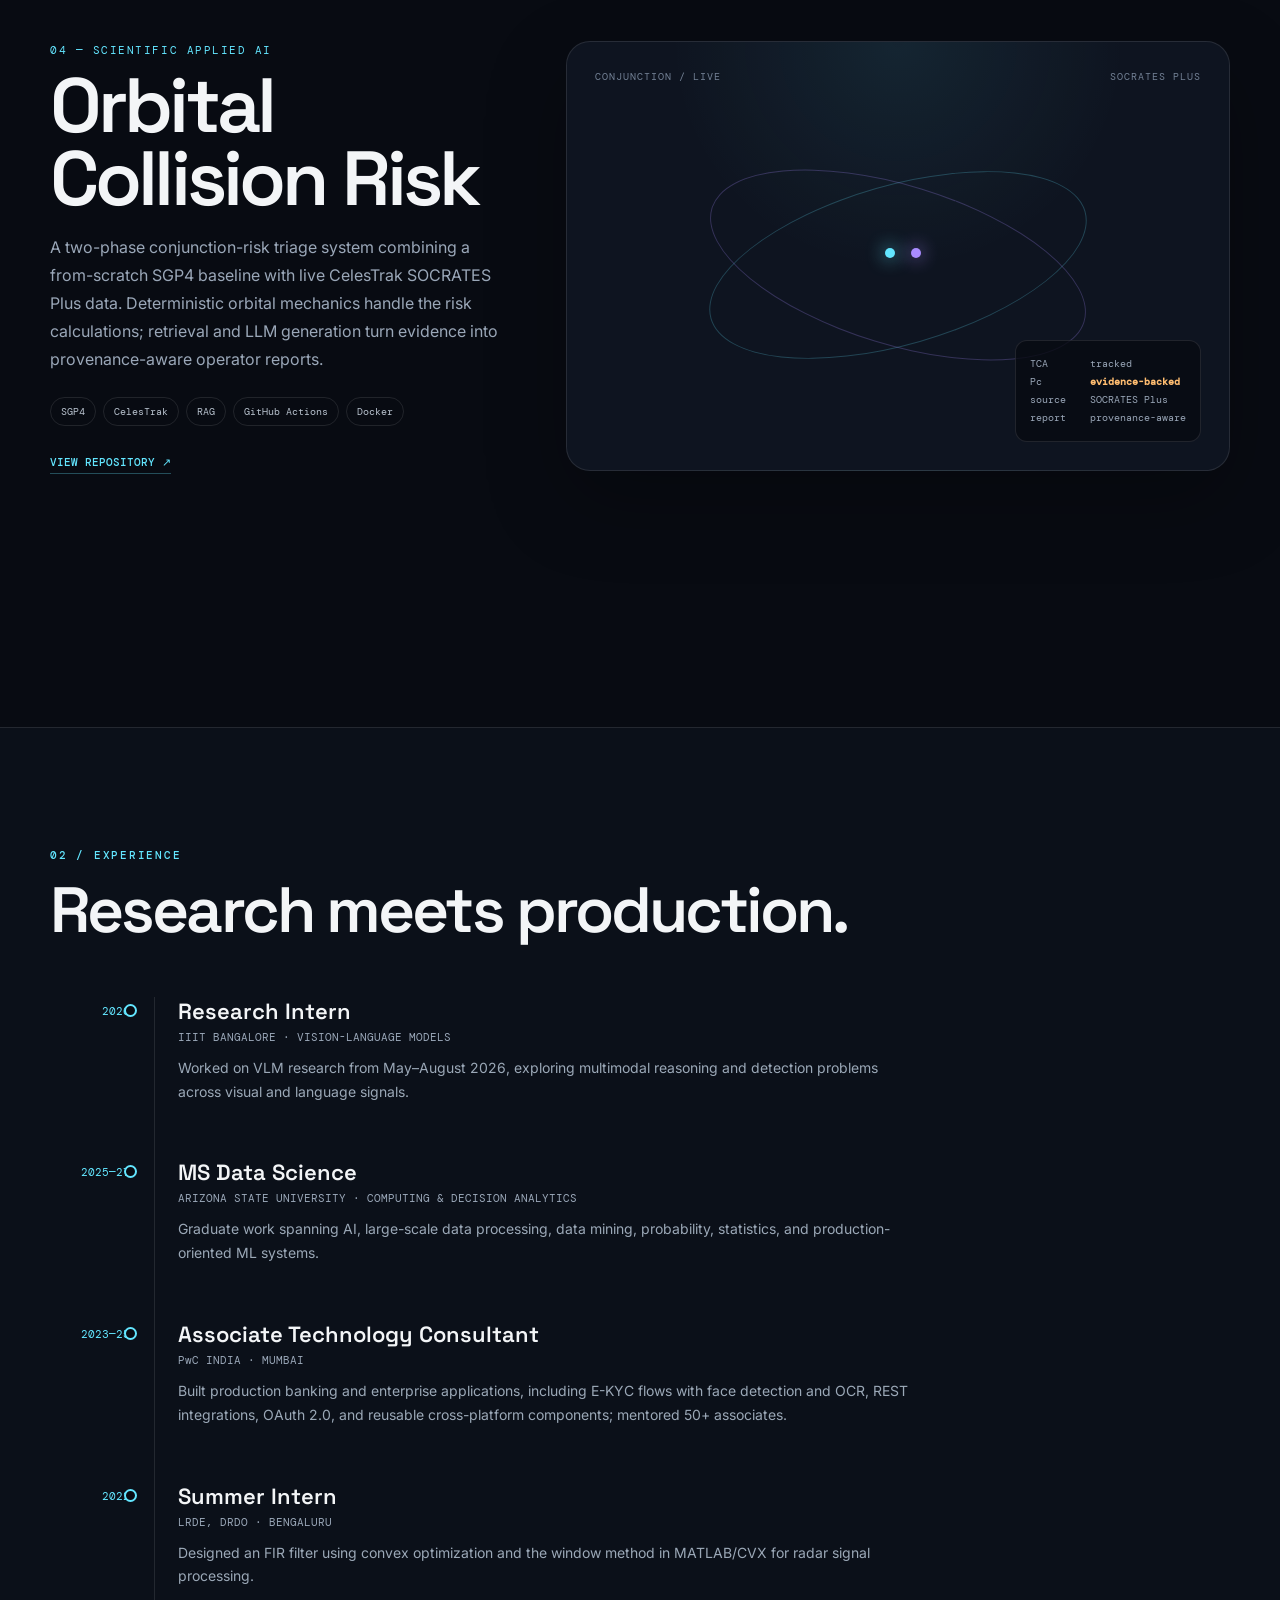
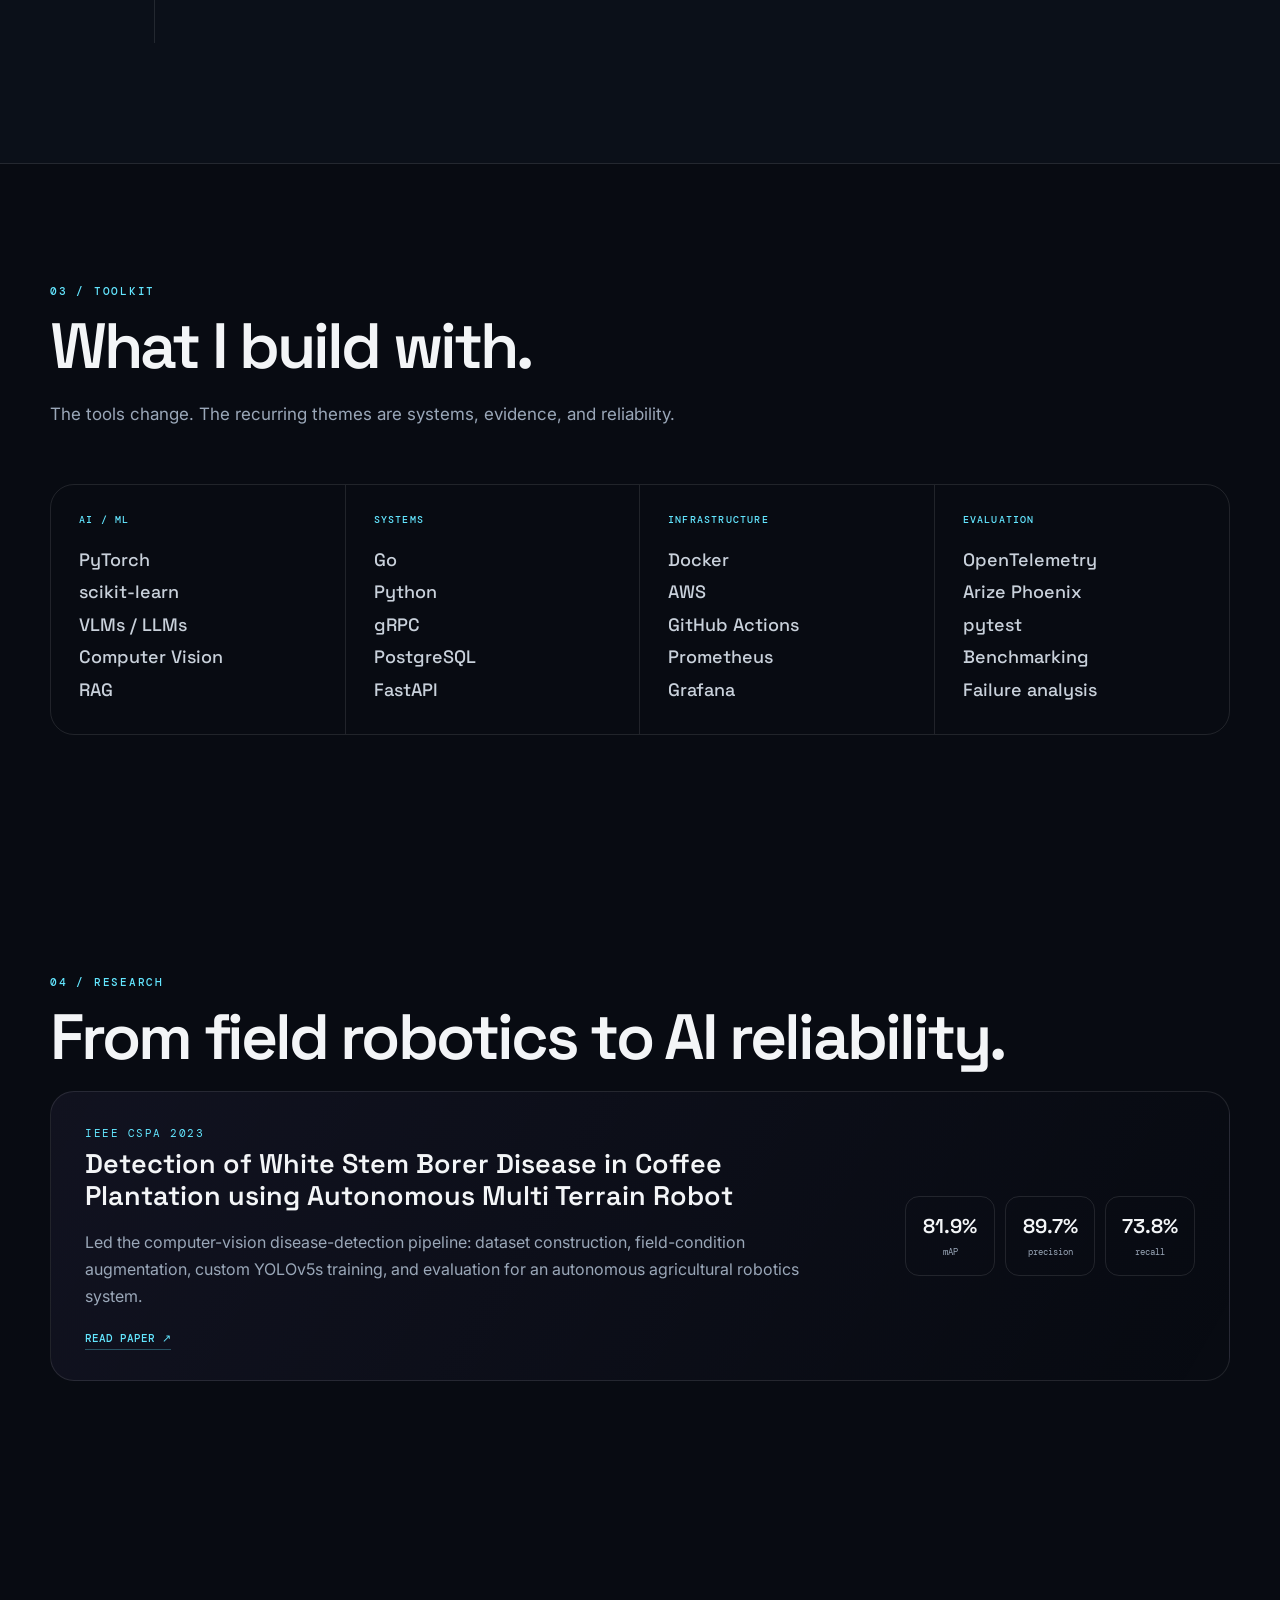
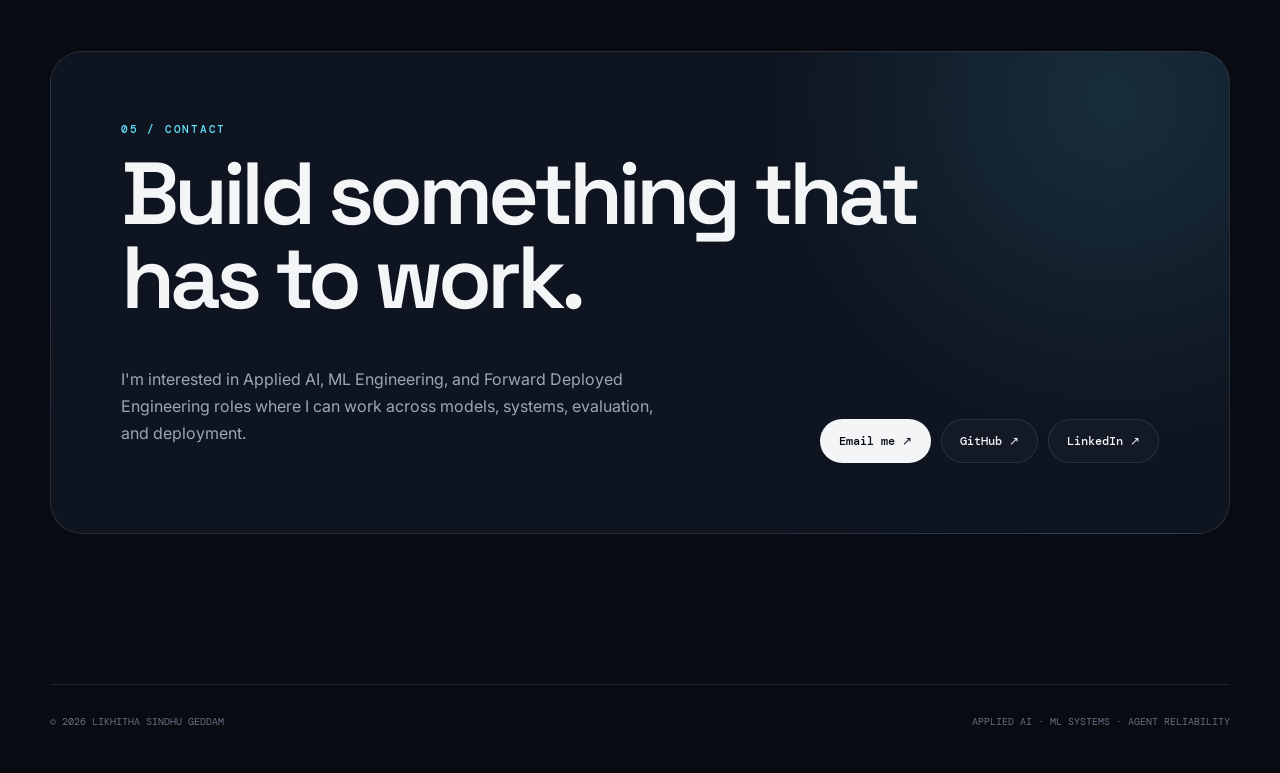
<file: likhitha281-portfolio-simple.html>
<!doctype html>
<html lang="en">
<head>
<meta charset="utf-8">
<meta name="viewport" content="width=device-width,initial-scale=1">
<meta name="description" content="Likhitha Sindhu Geddam — Applied AI/ML engineer building reliable agents, ML systems, and distributed infrastructure.">
<meta name="theme-color" content="#080b12">
<title>Likhitha Sindhu Geddam — Applied AI / ML Engineer</title>
<link rel="preconnect" href="https://fonts.googleapis.com">
<link rel="preconnect" href="https://fonts.gstatic.com" crossorigin>
<link href="https://fonts.googleapis.com/css2?family=DM+Mono:wght@300;400;500&family=Inter:wght@400;500;600;700&family=Space+Grotesk:wght@500;600;700&display=swap" rel="stylesheet">
<style>
:root{--bg:#080b12;--panel:#0e1420;--panel2:#111927;--text:#f3f5f7;--muted:#9aa7b8;--line:rgba(255,255,255,.10);--cyan:#63e6ff;--lime:#b8ff6a;--violet:#a98cff;--orange:#ffbd70;--max:1180px;--r:24px}
*{box-sizing:border-box}html{scroll-behavior:smooth}body{margin:0;background:var(--bg);color:var(--text);font-family:Inter,system-ui,sans-serif;overflow-x:hidden}a{color:inherit}.noise{position:fixed;inset:0;pointer-events:none;opacity:.035;z-index:99;background-image:url("data:image/svg+xml,%3Csvg viewBox='0 0 180 180' xmlns='http://www.w3.org/2000/svg'%3E%3Cfilter id='n'%3E%3CfeTurbulence type='fractalNoise' baseFrequency='.8' numOctaves='4' stitchTiles='stitch'/%3E%3C/filter%3E%3Crect width='100%25' height='100%25' filter='url(%23n)' opacity='.8'/%3E%3C/svg%3E")}
.progress{position:fixed;top:0;left:0;height:2px;background:linear-gradient(90deg,var(--cyan),var(--lime));width:0;z-index:200}
nav{position:fixed;top:0;left:0;right:0;z-index:100;height:72px;display:flex;align-items:center;justify-content:space-between;padding:0 max(24px,calc((100vw - var(--max))/2));background:linear-gradient(to bottom,rgba(8,11,18,.92),rgba(8,11,18,.35),transparent);backdrop-filter:blur(10px)}
.brand{font:600 14px 'Space Grotesk';text-decoration:none;letter-spacing:.02em}.navlinks{display:flex;gap:26px}.navlinks a{font:400 12px 'DM Mono';text-decoration:none;color:var(--muted)}.navlinks a:hover{color:var(--cyan)}
.hero{min-height:100vh;position:relative;display:grid;align-items:center;padding:120px 24px 70px;overflow:hidden}.hero-inner{width:min(var(--max),100%);margin:auto;position:relative;z-index:2}.grid-bg{position:absolute;inset:0;background-image:linear-gradient(rgba(99,230,255,.055) 1px,transparent 1px),linear-gradient(90deg,rgba(99,230,255,.055) 1px,transparent 1px);background-size:70px 70px;mask-image:linear-gradient(to bottom,black,transparent 88%);transform:perspective(700px) rotateX(56deg) scale(1.8) translateY(17%);transform-origin:center bottom}.orb{position:absolute;width:550px;height:550px;border-radius:50%;filter:blur(100px);opacity:.12;background:var(--cyan);right:-160px;top:5%;animation:float 8s ease-in-out infinite}.orb.two{width:380px;height:380px;background:var(--violet);left:-170px;top:45%;animation-delay:-3s}@keyframes float{50%{transform:translateY(45px) scale(1.08)}}
.kicker{display:flex;align-items:center;gap:10px;font:500 12px 'DM Mono';text-transform:uppercase;letter-spacing:.13em;color:var(--cyan);margin-bottom:26px}.dot{width:7px;height:7px;border-radius:50%;background:var(--lime);box-shadow:0 0 18px var(--lime)}
h1{font:700 clamp(54px,8.5vw,124px)/.88 'Space Grotesk';letter-spacing:-.065em;margin:0;max-width:1100px}.stroke{color:transparent;-webkit-text-stroke:1px rgba(243,245,247,.45)}.hero-copy{display:grid;grid-template-columns:1.1fr .9fr;gap:50px;margin-top:42px;align-items:end}.hero-copy p{margin:0;max-width:680px;color:#bac4d0;font-size:clamp(17px,2vw,22px);line-height:1.6}.hero-copy strong{color:white}.actions{display:flex;gap:12px;justify-content:flex-end;flex-wrap:wrap}.btn{display:inline-flex;align-items:center;gap:10px;border:1px solid var(--line);border-radius:999px;padding:13px 18px;text-decoration:none;font:500 12px 'DM Mono';transition:.25s;background:rgba(255,255,255,.025)}.btn.primary{background:var(--text);color:var(--bg)}.btn:hover{transform:translateY(-2px);border-color:var(--cyan)}.scrollhint{position:absolute;bottom:28px;left:50%;transform:translateX(-50%);font:400 10px 'DM Mono';color:var(--muted);letter-spacing:.15em;text-transform:uppercase}.scrollhint:after{content:'';display:block;width:1px;height:35px;background:linear-gradient(var(--cyan),transparent);margin:10px auto 0}
.manifesto{min-height:150vh;position:relative}.manifesto-sticky{position:sticky;top:0;min-height:100vh;display:grid;place-items:center;padding:80px 24px}.manifesto p{font:600 clamp(34px,5.7vw,78px)/1.06 'Space Grotesk';letter-spacing:-.045em;max-width:1050px;margin:0;color:#303846}.manifesto .word{transition:color .45s,text-shadow .45s}.manifesto .word.on{color:var(--text)}.manifesto .accent.on{color:var(--cyan);text-shadow:0 0 35px rgba(99,230,255,.15)}
.wrap{width:min(var(--max),calc(100% - 48px));margin:auto}.section{padding:120px 0}.eyebrow{font:500 11px 'DM Mono';letter-spacing:.16em;text-transform:uppercase;color:var(--cyan);margin-bottom:16px}.section-title{font:600 clamp(38px,5vw,66px)/1 'Space Grotesk';letter-spacing:-.045em;margin:0 0 22px}.section-intro{color:var(--muted);font-size:17px;line-height:1.7;max-width:720px;margin:0 0 55px}
.project{display:grid;grid-template-columns:.82fr 1.18fr;gap:55px;min-height:78vh;align-items:center;padding:80px 0;border-top:1px solid var(--line)}.project-num{font:400 11px 'DM Mono';color:var(--cyan);letter-spacing:.14em}.project h3{font:600 clamp(42px,6vw,78px)/.95 'Space Grotesk';letter-spacing:-.05em;margin:12px 0 18px}.project-desc{font-size:16px;line-height:1.75;color:var(--muted);max-width:500px}.metrics{display:flex;gap:28px;margin:30px 0;flex-wrap:wrap}.metric b{display:block;font:600 25px 'Space Grotesk';color:var(--text)}.metric span{font:400 10px 'DM Mono';color:var(--muted);text-transform:uppercase;letter-spacing:.08em}.tags{display:flex;gap:7px;flex-wrap:wrap;margin:24px 0}.tag{font:400 10px 'DM Mono';padding:7px 10px;border:1px solid var(--line);border-radius:999px;color:#b8c2ce}.link{font:500 11px 'DM Mono';color:var(--cyan);text-decoration:none;border-bottom:1px solid rgba(99,230,255,.3);padding-bottom:4px}.visual{min-height:430px;border:1px solid var(--line);border-radius:var(--r);background:radial-gradient(circle at 50% 0%,rgba(99,230,255,.08),transparent 42%),var(--panel);position:relative;overflow:hidden;padding:28px;box-shadow:0 30px 80px rgba(0,0,0,.25)}.visual-head{display:flex;justify-content:space-between;color:#738195;font:400 10px 'DM Mono';text-transform:uppercase;letter-spacing:.1em}.terminal{font:400 12px/1.8 'DM Mono';color:#9eabb9;margin-top:38px}.terminal .c{color:var(--cyan)}.terminal .g{color:var(--lime)}.terminal .v{color:var(--violet)}.terminal .o{color:var(--orange)}
.nodes{position:absolute;inset:85px 28px 30px;display:grid;place-items:center}.node{position:absolute;border:1px solid rgba(99,230,255,.28);background:#0c1721;border-radius:13px;padding:12px 16px;font:400 10px 'DM Mono';box-shadow:0 0 25px rgba(99,230,255,.04);transition:transform .4s}.node.main{top:28px;left:50%;transform:translateX(-50%);color:var(--cyan)}.node.db{top:155px;left:50%;transform:translateX(-50%);color:var(--violet)}.node.w1{bottom:30px;left:8%}.node.w2{bottom:30px;left:36%}.node.w3{bottom:30px;right:8%;color:var(--lime)}.line{position:absolute;height:1px;background:linear-gradient(90deg,transparent,var(--cyan),transparent);transform-origin:left;opacity:.35}.visual:hover .node.w3{transform:translateY(-7px)}
.pipeline{display:flex;flex-direction:column;gap:13px;margin:48px auto 0;max-width:420px}.pipe{border:1px solid var(--line);padding:14px 16px;border-radius:12px;font:400 11px 'DM Mono';display:flex;justify-content:space-between;transition:.25s}.pipe:hover{border-color:var(--cyan);transform:translateX(5px)}.pipe em{font-style:normal;color:var(--muted)}.arrow{text-align:center;color:#3b5267;font:400 12px 'DM Mono'}
.orbit{position:absolute;border:1px solid rgba(99,230,255,.23);border-radius:50%;width:390px;height:160px;left:50%;top:52%;transform:translate(-50%,-50%) rotate(-16deg)}.orbit.o2{transform:translate(-50%,-50%) rotate(17deg);border-color:rgba(169,140,255,.25)}.sat{position:absolute;width:10px;height:10px;border-radius:50%;background:var(--cyan);box-shadow:0 0 18px var(--cyan);left:48%;top:48%}.sat.s2{background:var(--violet);box-shadow:0 0 18px var(--violet);left:52%}.riskbox{position:absolute;right:28px;bottom:28px;font:400 10px/1.8 'DM Mono';color:var(--muted);background:rgba(8,11,18,.8);border:1px solid var(--line);border-radius:12px;padding:14px}.riskbox b{color:var(--orange)}
.trace{margin-top:42px;font:400 12px/1.9 'DM Mono'}.trace .agent{color:var(--lime)}.trace .fail{color:#ff7c8d}.trace .detect{display:inline-block;margin-top:20px;padding:9px 12px;border:1px solid rgba(255,124,141,.4);border-radius:8px;color:#ff9aaa;background:rgba(255,124,141,.06)}
.reveal{opacity:0;transform:translateY(35px);transition:opacity .8s ease,transform .8s ease}.reveal.visible{opacity:1;transform:none}
.experience{background:#0b1019;border-top:1px solid var(--line);border-bottom:1px solid var(--line)}.timeline{position:relative;margin-top:55px}.timeline:before{content:'';position:absolute;left:104px;top:0;bottom:0;width:1px;background:var(--line)}.event{display:grid;grid-template-columns:80px 1fr;gap:48px;padding:0 0 55px}.year{font:400 11px 'DM Mono';color:var(--cyan);padding-top:7px;text-align:right}.event-body{position:relative}.event-body:before{content:'';position:absolute;width:9px;height:9px;border-radius:50%;background:var(--bg);border:2px solid var(--cyan);left:-54px;top:7px}.event h4{font:600 22px 'Space Grotesk';margin:0 0 5px}.company{font:400 11px 'DM Mono';color:var(--muted);margin-bottom:12px}.event p{color:#9ba8b7;line-height:1.7;margin:0;max-width:740px;font-size:14px}
.stack{display:grid;grid-template-columns:repeat(4,1fr);border:1px solid var(--line);border-radius:var(--r);overflow:hidden}.stack-group{padding:28px;border-right:1px solid var(--line);min-height:210px}.stack-group:last-child{border:0}.stack-group h4{font:500 10px 'DM Mono';color:var(--cyan);text-transform:uppercase;letter-spacing:.12em;margin:0 0 18px}.stack-group p{font:500 18px/1.8 'Space Grotesk';margin:0;color:#c9d1db}
.pub{display:grid;grid-template-columns:1fr auto;gap:35px;padding:34px;border:1px solid var(--line);border-radius:var(--r);background:linear-gradient(120deg,rgba(169,140,255,.06),transparent)}.pub h3{font:600 27px/1.2 'Space Grotesk';margin:8px 0 12px;max-width:760px}.pub p{color:var(--muted);line-height:1.7;max-width:760px}.pub-metrics{display:grid;grid-template-columns:repeat(3,1fr);gap:10px;align-self:center}.pub-metric{border:1px solid var(--line);border-radius:14px;padding:16px;text-align:center}.pub-metric b{font:600 20px 'Space Grotesk';display:block}.pub-metric span{font:400 9px 'DM Mono';color:var(--muted)}
.contact{padding:150px 0}.contact-card{border:1px solid var(--line);border-radius:32px;padding:clamp(30px,6vw,70px);background:radial-gradient(circle at 90% 10%,rgba(99,230,255,.12),transparent 30%),var(--panel)}.contact h2{font:600 clamp(44px,7vw,88px)/.95 'Space Grotesk';letter-spacing:-.055em;margin:0 0 30px;max-width:850px}.contact-row{display:flex;justify-content:space-between;align-items:end;gap:25px;flex-wrap:wrap}.contact p{color:var(--muted);max-width:550px;line-height:1.7}.socials{display:flex;gap:10px;flex-wrap:wrap}
footer{width:min(var(--max),calc(100% - 48px));margin:auto;border-top:1px solid var(--line);padding:30px 0 45px;display:flex;justify-content:space-between;color:#657184;font:400 10px 'DM Mono'}
@media(max-width:800px){.navlinks{display:none}.hero-copy,.project{grid-template-columns:1fr}.actions{justify-content:flex-start}.project{gap:25px;min-height:auto;padding:70px 0}.visual{min-height:360px}.stack{grid-template-columns:1fr 1fr}.stack-group:nth-child(2){border-right:0}.stack-group:nth-child(-n+2){border-bottom:1px solid var(--line)}.pub{grid-template-columns:1fr}.pub-metrics{grid-template-columns:repeat(3,1fr)}.manifesto{min-height:120vh}.timeline:before{left:72px}.event{grid-template-columns:55px 1fr;gap:35px}.event-body:before{left:-40px}}
@media(max-width:520px){.wrap{width:min(var(--max),calc(100% - 32px))}.hero{padding-left:16px;padding-right:16px}.stack{grid-template-columns:1fr}.stack-group{border-right:0;border-bottom:1px solid var(--line)!important}.pub-metrics{grid-template-columns:1fr}.metrics{gap:18px}.visual{padding:20px}.orbit{width:280px;height:120px}.contact{padding:90px 0}footer{width:calc(100% - 32px);flex-direction:column;gap:8px}}
@media(prefers-reduced-motion:reduce){html{scroll-behavior:auto}.orb{animation:none}.reveal{opacity:1;transform:none;transition:none}}
</style>
</head>
<body>
<div class="noise"></div><div class="progress" id="progress"></div>
<nav><a class="brand" href="#top">LSG / 2026</a><div class="navlinks"><a href="#work">WORK</a><a href="#experience">EXPERIENCE</a><a href="#research">RESEARCH</a><a href="#contact">CONTACT</a></div></nav>
<header class="hero" id="top"><div class="grid-bg"></div><div class="orb"></div><div class="orb two"></div><div class="hero-inner">
<div class="kicker"><span class="dot"></span>Applied AI / ML Engineer · Tempe, AZ</div>
<h1>LIKHITHA<br>SINDHU GEDDAM</h1>
<div class="hero-copy"><p>I work at the layer where models meet reality — <strong>agents, evaluation, distributed execution, observability, and production constraints.</strong> MS Data Science @ ASU · ex-PwC · VLM research @ IIIT Bangalore.</p><div class="actions"><a class="btn primary" href="#work">Explore work ↓</a><a class="btn" href="https://github.com/likhitha281" target="_blank" rel="noreferrer">GitHub ↗</a><a class="btn" href="https://www.linkedin.com/in/likhitha-sindhu-geddam-b92b8b226/" target="_blank" rel="noreferrer">LinkedIn ↗</a></div></div>
</div><div class="scrollhint">Scroll</div></header>
<section class="manifesto" id="manifesto"><div class="manifesto-sticky"><p id="manifestoText"><span class="word">Models</span> <span class="word">are</span> <span class="word">only</span> <span class="word">one</span> <span class="word">part</span> <span class="word">of</span> <span class="word">an</span> <span class="word">AI</span> <span class="word">system.</span> <span class="word accent">Reliability,</span> <span class="word accent">evaluation,</span> <span class="word accent">infrastructure,</span> <span class="word">and</span> <span class="word accent">failure</span> <span class="word accent">handling</span> <span class="word">are</span> <span class="word">the</span> <span class="word">parts</span> <span class="word">I</span> <span class="word">like</span> <span class="word">building.</span></p></div></section>
<main id="work"><section class="section wrap"><div class="eyebrow reveal">01 / Selected systems</div><h2 class="section-title reveal">Engineering beyond the model.</h2><p class="section-intro reveal">A selection of systems where the interesting problem is not just inference — it is deciding, scaling, verifying, recovering, and operating under constraints.</p>
<article class="project reveal"><div><div class="project-num">01 — DISTRIBUTED ML SYSTEMS</div><h3>Forge</h3><p class="project-desc">A cost-aware elastic execution system for stateful ML-style workloads. Running jobs can resize through checkpoint → reconfigure → restore → resume, while an adaptive controller decides whether extra compute is actually worth the transition cost.</p><div class="metrics"><div class="metric"><b>75</b><span>controlled experiments</span></div><div class="metric"><b>21.01%</b><span>lower median time*</span></div></div><div class="tags"><span class="tag">Go</span><span class="tag">gRPC</span><span class="tag">PostgreSQL</span><span class="tag">Prometheus</span><span class="tag">Docker</span></div><a class="link" href="https://github.com/likhitha281/forge" target="_blank" rel="noreferrer">VIEW REPOSITORY ↗</a></div><div class="visual"><div class="visual-head"><span>FORGE / RUNTIME</span><span>ELASTIC EXECUTION</span></div><div class="nodes"><div class="node main">SCHEDULER</div><div class="node db">STATE / POSTGRES</div><div class="node w1">WORKER_01</div><div class="node w2">WORKER_02</div><div class="node w3">+ WORKER_03</div></div><div class="riskbox"><span class="c">checkpoint</span> → reconfigure<br>→ restore → <b>resume</b></div></div></article>
<article class="project reveal"><div><div class="project-num">02 — BUDGET-CONSTRAINED AGENTS</div><h3>Vigil</h3><p class="project-desc">A GitHub risk-triage agent that spends expensive API calls only when cheap metadata signals justify deeper inspection. It detects leaked secrets, suspicious burst activity, and history rewrites under a real 5,000-request/hour budget.</p><div class="metrics"><div class="metric"><b>2-tier</b><span>inspection policy</span></div><div class="metric"><b>8/8</b><span>CI tests passing</span></div></div><div class="tags"><span class="tag">Python</span><span class="tag">GitHub API</span><span class="tag">TF-IDF</span><span class="tag">Logistic Regression</span><span class="tag">CI</span></div><a class="link" href="https://github.com/likhitha281/vigil" target="_blank" rel="noreferrer">VIEW REPOSITORY ↗</a></div><div class="visual"><div class="visual-head"><span>VIGIL / DECISION TRACE</span><span>API BUDGET: 5000/H</span></div><div class="pipeline"><div class="pipe"><span>GITHUB EVENT</span><em>free</em></div><div class="arrow">↓</div><div class="pipe"><span>METADATA HEURISTICS</span><em>$0</em></div><div class="arrow">↓ risk signal</div><div class="pipe"><span>DEEP INSPECTION</span><em>spend budget</em></div><div class="arrow">↓</div><div class="pipe"><span>RISK DECISION</span><em>evidence</em></div></div></div></article>
<article class="project reveal"><div><div class="project-num">03 — AGENT RELIABILITY</div><h3>Silent Failure Auditor</h3><p class="project-desc">A cross-format auditor for the uncomfortable case where a coding agent narrates success but its tool trace says otherwise. It normalizes Codex, Claude Code, Aider, and generic logs, then checks for misread failures, hallucinated paths, no-op edits, and retry loops.</p><div class="tags"><span class="tag">Agent Evaluation</span><span class="tag">Python</span><span class="tag">Codex</span><span class="tag">Claude Code</span><span class="tag">Aider</span></div><a class="link" href="https://github.com/likhitha281/silent-failure-auditor" target="_blank" rel="noreferrer">VIEW REPOSITORY ↗</a></div><div class="visual"><div class="visual-head"><span>SFA / EVIDENCE CHECK</span><span>TRACE #0042</span></div><div class="trace"><div class="agent">agent › “Tests passed successfully.” ✓</div><br><div>tool › pytest -q</div><div class="fail">FAILED tests/test_state.py::test_restore ✕</div><div class="fail">1 failed, 18 passed</div><br><div>auditor › comparing narration ↔ execution evidence...</div><div class="detect">SILENT FAILURE DETECTED</div></div></div></article>
<article class="project reveal"><div><div class="project-num">04 — SCIENTIFIC APPLIED AI</div><h3>Orbital Collision Risk</h3><p class="project-desc">A two-phase conjunction-risk triage system combining a from-scratch SGP4 baseline with live CelesTrak SOCRATES Plus data. Deterministic orbital mechanics handle the risk calculations; retrieval and LLM generation turn evidence into provenance-aware operator reports.</p><div class="tags"><span class="tag">SGP4</span><span class="tag">CelesTrak</span><span class="tag">RAG</span><span class="tag">GitHub Actions</span><span class="tag">Docker</span></div><a class="link" href="https://github.com/likhitha281/orbital-collision-risk-agent" target="_blank" rel="noreferrer">VIEW REPOSITORY ↗</a></div><div class="visual"><div class="visual-head"><span>CONJUNCTION / LIVE</span><span>SOCRATES PLUS</span></div><div class="orbit"></div><div class="orbit o2"></div><div class="sat"></div><div class="sat s2"></div><div class="riskbox">TCA&nbsp;&nbsp;&nbsp;&nbsp;&nbsp;&nbsp; <span class="c">tracked</span><br>Pc&nbsp;&nbsp;&nbsp;&nbsp;&nbsp;&nbsp;&nbsp; <b>evidence-backed</b><br>source&nbsp;&nbsp;&nbsp; SOCRATES Plus<br>report&nbsp;&nbsp;&nbsp; provenance-aware</div></div></article>
</section>
<section class="experience" id="experience"><div class="section wrap"><div class="eyebrow reveal">02 / Experience</div><h2 class="section-title reveal">Research meets production.</h2><div class="timeline">
<div class="event reveal"><div class="year">2026</div><div class="event-body"><h4>Research Intern</h4><div class="company">IIIT BANGALORE · VISION-LANGUAGE MODELS</div><p>Worked on VLM research from May–August 2026, exploring multimodal reasoning and detection problems across visual and language signals.</p></div></div>
<div class="event reveal"><div class="year">2025—27</div><div class="event-body"><h4>MS Data Science</h4><div class="company">ARIZONA STATE UNIVERSITY · COMPUTING & DECISION ANALYTICS</div><p>Graduate work spanning AI, large-scale data processing, data mining, probability, statistics, and production-oriented ML systems.</p></div></div>
<div class="event reveal"><div class="year">2023—25</div><div class="event-body"><h4>Associate Technology Consultant</h4><div class="company">PwC INDIA · MUMBAI</div><p>Built production banking and enterprise applications, including E-KYC flows with face detection and OCR, REST integrations, OAuth 2.0, and reusable cross-platform components; mentored 50+ associates.</p></div></div>
<div class="event reveal"><div class="year">2022</div><div class="event-body"><h4>Summer Intern</h4><div class="company">LRDE, DRDO · BENGALURU</div><p>Designed an FIR filter using convex optimization and the window method in MATLAB/CVX for radar signal processing.</p></div></div>
</div></div></section>
<section class="section wrap"><div class="eyebrow reveal">03 / Toolkit</div><h2 class="section-title reveal">What I build with.</h2><p class="section-intro reveal">The tools change. The recurring themes are systems, evidence, and reliability.</p><div class="stack reveal"><div class="stack-group"><h4>AI / ML</h4><p>PyTorch<br>scikit-learn<br>VLMs / LLMs<br>Computer Vision<br>RAG</p></div><div class="stack-group"><h4>Systems</h4><p>Go<br>Python<br>gRPC<br>PostgreSQL<br>FastAPI</p></div><div class="stack-group"><h4>Infrastructure</h4><p>Docker<br>AWS<br>GitHub Actions<br>Prometheus<br>Grafana</p></div><div class="stack-group"><h4>Evaluation</h4><p>OpenTelemetry<br>Arize Phoenix<br>pytest<br>Benchmarking<br>Failure analysis</p></div></div></section>
<section class="section wrap" id="research"><div class="eyebrow reveal">04 / Research</div><h2 class="section-title reveal">From field robotics to AI reliability.</h2><div class="pub reveal"><div><div class="project-num">IEEE CSPA 2023</div><h3>Detection of White Stem Borer Disease in Coffee Plantation using Autonomous Multi Terrain Robot</h3><p>Led the computer-vision disease-detection pipeline: dataset construction, field-condition augmentation, custom YOLOv5s training, and evaluation for an autonomous agricultural robotics system.</p><a class="link" href="https://ieeexplore.ieee.org/document/10087558" target="_blank" rel="noreferrer">READ PAPER ↗</a></div><div class="pub-metrics"><div class="pub-metric"><b>81.9%</b><span>mAP</span></div><div class="pub-metric"><b>89.7%</b><span>precision</span></div><div class="pub-metric"><b>73.8%</b><span>recall</span></div></div></div></section>
<section class="contact wrap" id="contact"><div class="contact-card reveal"><div class="eyebrow">05 / Contact</div><h2>Build something that has to work.</h2><div class="contact-row"><p>I'm interested in Applied AI, ML Engineering, and Forward Deployed Engineering roles where I can work across models, systems, evaluation, and deployment.</p><div class="socials"><a class="btn primary" href="mailto:lgeddam1@asu.edu">Email me ↗</a><a class="btn" href="https://github.com/likhitha281" target="_blank" rel="noreferrer">GitHub ↗</a><a class="btn" href="https://www.linkedin.com/in/likhitha-sindhu-geddam-b92b8b226/" target="_blank" rel="noreferrer">LinkedIn ↗</a></div></div></div></section>
</main><footer><span>© 2026 LIKHITHA SINDHU GEDDAM</span><span>APPLIED AI · ML SYSTEMS · AGENT RELIABILITY</span></footer>
<script>
const progress=document.getElementById('progress');const reduce=matchMedia('(prefers-reduced-motion: reduce)').matches;
function onScroll(){const h=document.documentElement;const pct=h.scrollTop/(h.scrollHeight-h.clientHeight)*100;progress.style.width=pct+'%';const sec=document.getElementById('manifesto');const r=sec.getBoundingClientRect();const total=sec.offsetHeight-innerHeight;let p=Math.max(0,Math.min(1,-r.top/Math.max(total,1)));const words=[...document.querySelectorAll('.manifesto .word')];const n=Math.floor(p*(words.length+3));words.forEach((w,i)=>w.classList.toggle('on',i<n));}
addEventListener('scroll',onScroll,{passive:true});onScroll();
const io=new IntersectionObserver(es=>es.forEach(e=>{if(e.isIntersecting)e.target.classList.add('visible')}),{threshold:.12});document.querySelectorAll('.reveal').forEach(el=>io.observe(el));
if(!reduce){document.querySelectorAll('.visual').forEach(v=>v.addEventListener('mousemove',e=>{const r=v.getBoundingClientRect(),x=(e.clientX-r.left)/r.width-.5,y=(e.clientY-r.top)/r.height-.5;v.style.transform=`perspective(900px) rotateX(${-y*2.5}deg) rotateY(${x*3}deg)`}));document.querySelectorAll('.visual').forEach(v=>v.addEventListener('mouseleave',()=>v.style.transform=''));}
</script></body></html>
</file>
